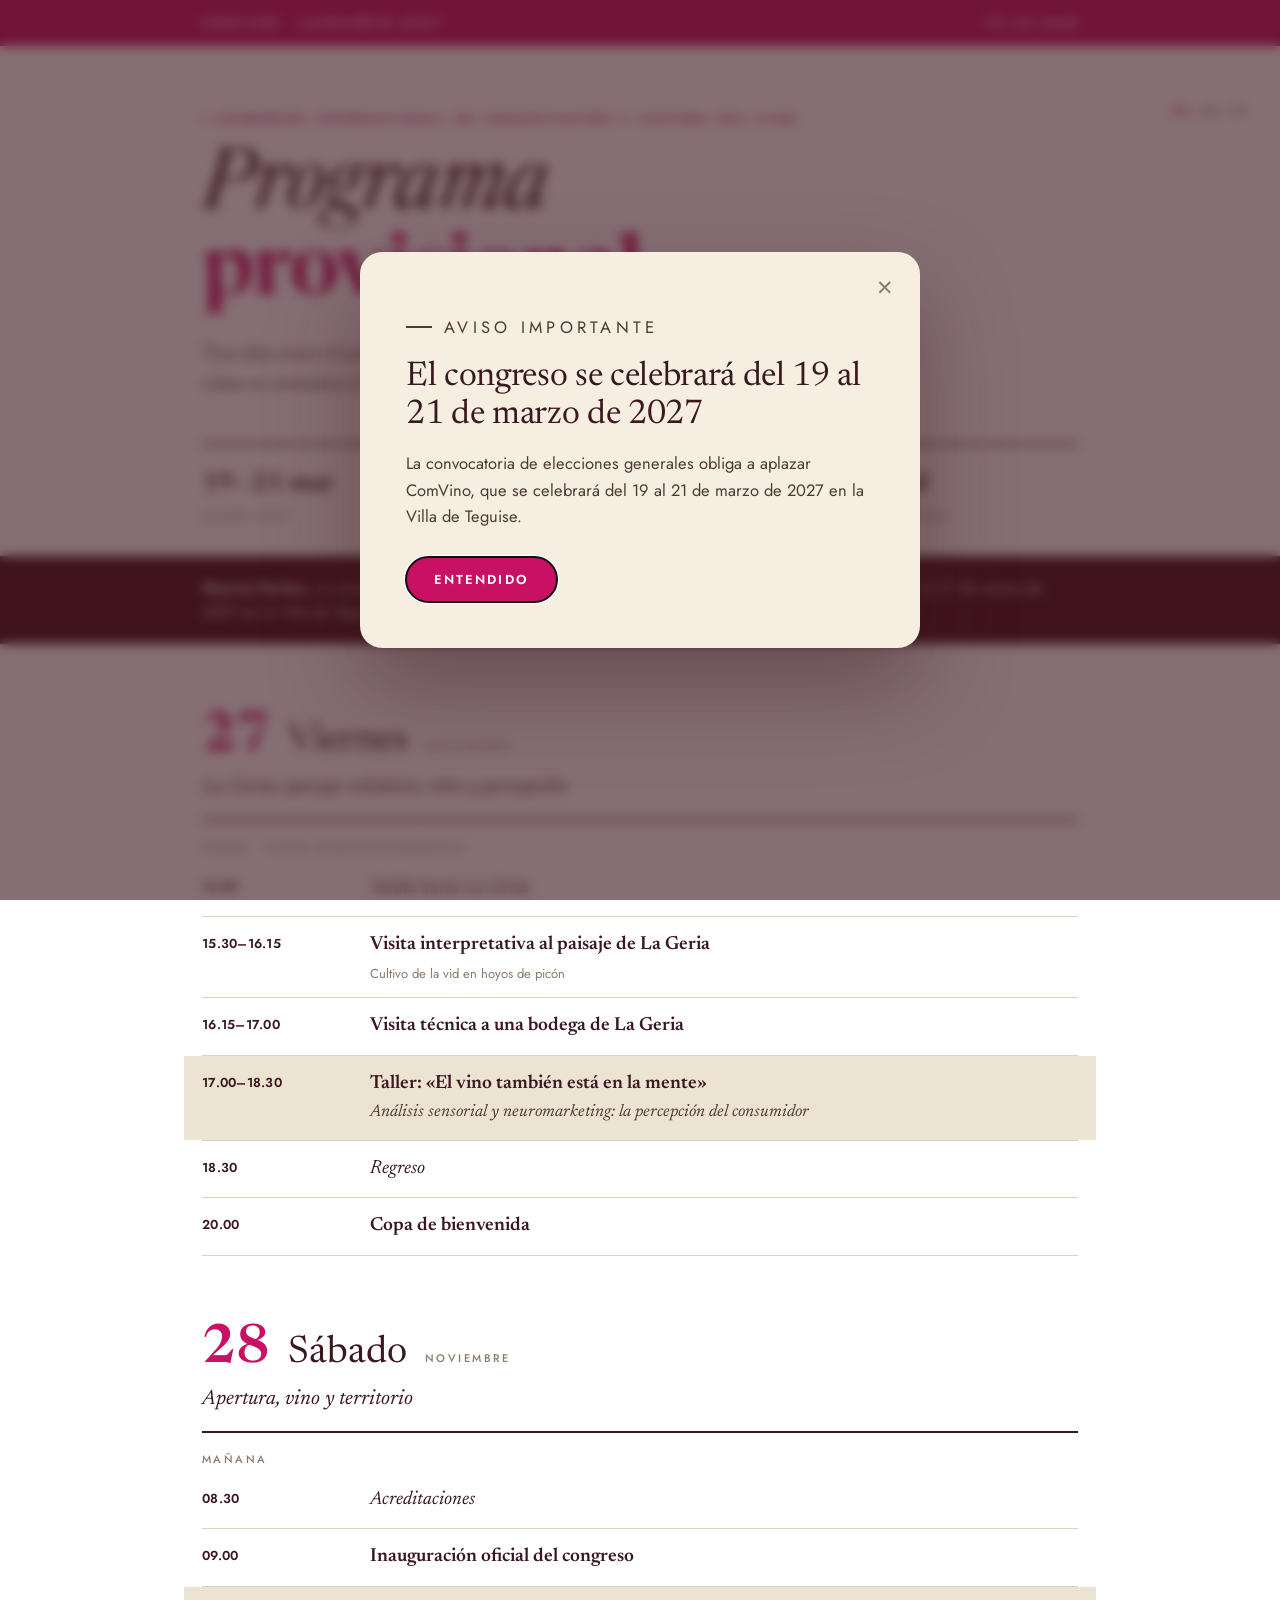
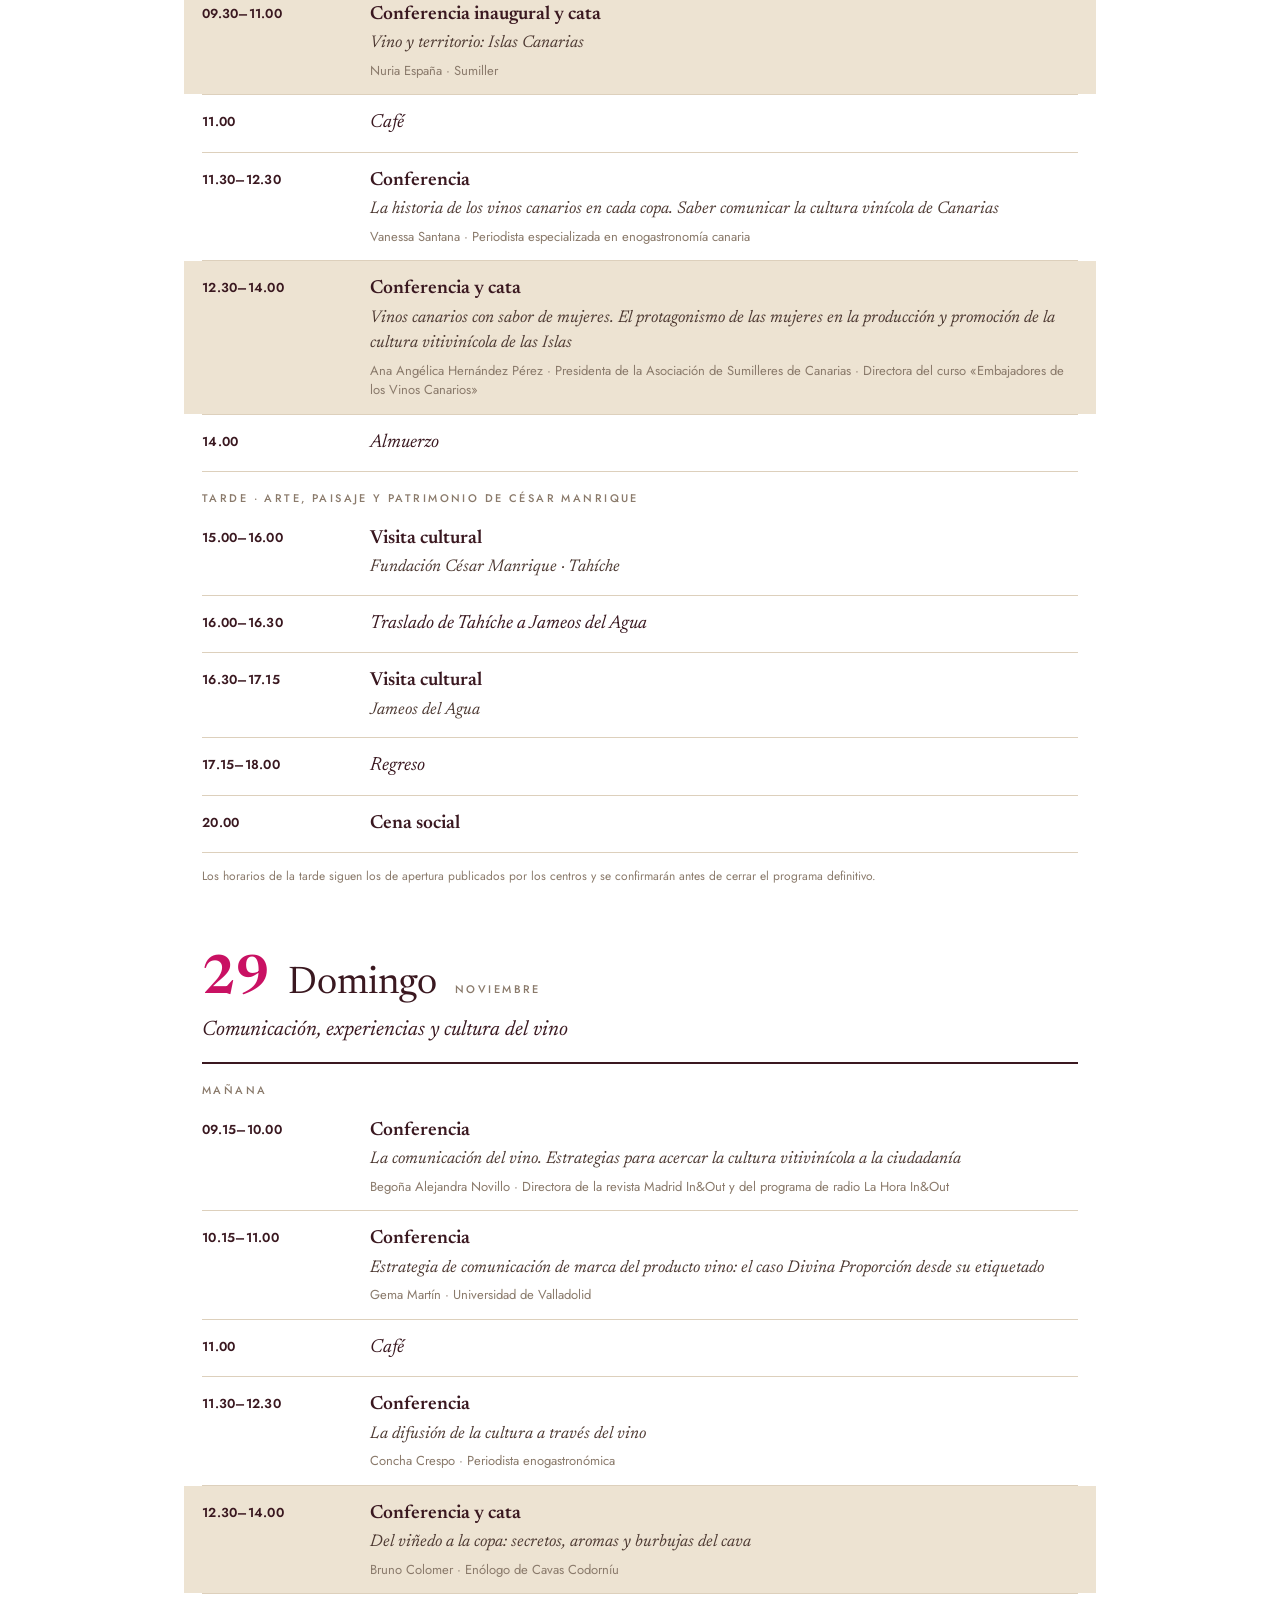
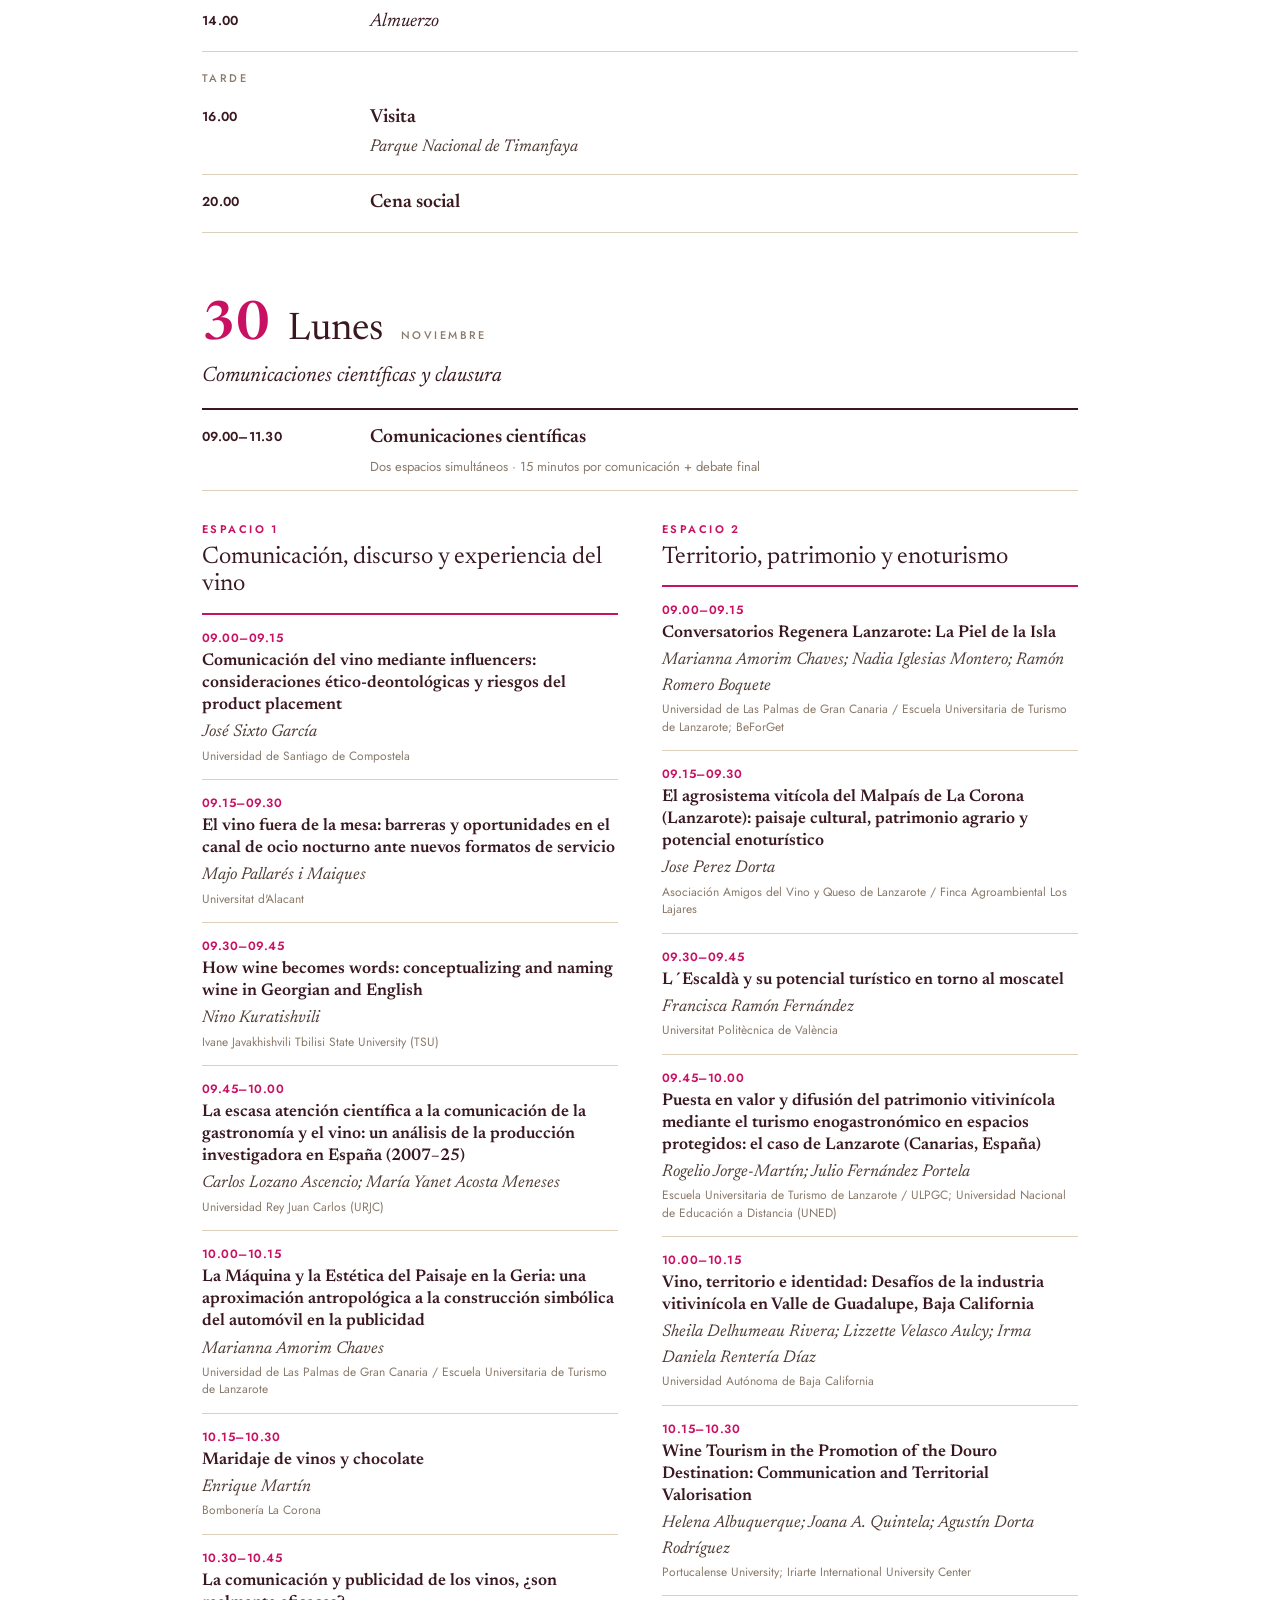
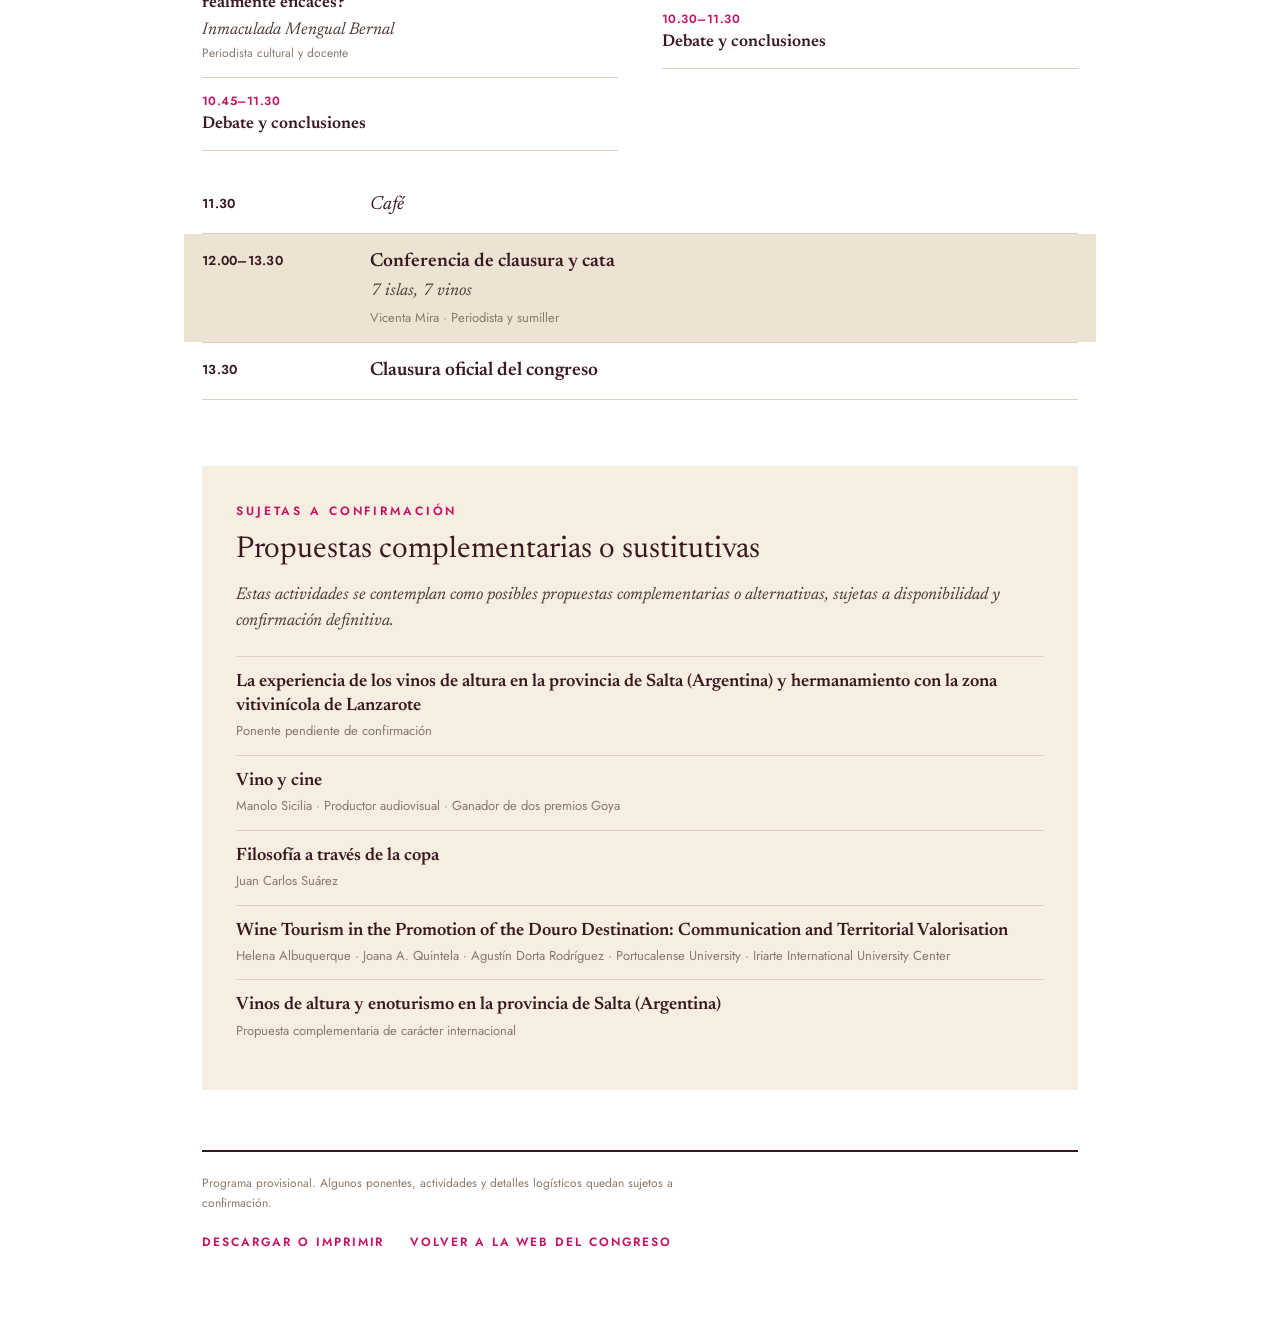
<file: programa.html>
<!DOCTYPE html>
<html lang="es">
<head>
<meta charset="utf-8">
<meta name="viewport" content="width=device-width,initial-scale=1">
<title>Programa provisional · ComVino 2026 · Lanzarote</title>
<meta name="description" content="Programa provisional del I Congreso Internacional de Comunicación y Cultura del Vino. Lanzarote, 27–30 de noviembre de 2026.">
<link rel="icon" type="image/png" sizes="32x32" href="favicon-32.png">
<link rel="icon" type="image/png" sizes="512x512" href="favicon-512.png">
<link rel="apple-touch-icon" sizes="180x180" href="favicon-180.png">
<link rel="stylesheet" href="assets/fuentes/fuentes.css">
<style>
:root{
  --mg:#c91163;--mg2:#a50d51;--wine:#4a0e18;--ink:#3a1820;--body:#4e3a33;
  --mut:#8a7a6b;--line:#ddd0bc;--cr:#f5eee1;--cr2:#ede3d2;--cr3:#e6dac6;
  --serif:'Newsreader',Georgia,serif;--sans:'Jost','Helvetica Neue',Arial,sans-serif;
}
*{margin:0;padding:0;box-sizing:border-box}
body{background:#fff;color:var(--body);font-family:var(--serif);font-size:17px;line-height:1.5;-webkit-font-smoothing:antialiased}
.wrap{max-width:940px;margin:0 auto;padding:0 32px}

/* Cabecera */
.aviso-banda{background:var(--wine);color:#e7d6c6}.aviso-banda .wrap{padding-top:20px;padding-bottom:20px}.aviso-banda p{font:400 15.5px/1.55 var(--sans);max-width:98ch}.aviso-banda b{color:#fff;font-weight:600}
.bar{background:var(--mg);color:#fff;font-family:var(--sans);font-size:12px;font-weight:600;letter-spacing:.22em;text-transform:uppercase}
.bar .wrap{display:flex;justify-content:space-between;gap:16px;padding-top:14px;padding-bottom:14px}
.langs{position:absolute;top:56px;right:32px;display:flex;gap:10px;font-family:var(--sans);font-size:12px;font-weight:600;letter-spacing:.16em}
.langs a{color:var(--mut);text-decoration:none}
.langs a.on{color:var(--mg)}
.top{position:relative;padding:64px 0 0}
.eyebrow{font-family:var(--sans);font-size:12px;font-weight:600;letter-spacing:.24em;text-transform:uppercase;color:var(--mg)}
h1{font-size:clamp(46px,8vw,84px);line-height:1.02;color:var(--ink);font-weight:500;margin-top:18px;letter-spacing:-.01em}
h1 em{display:block;font-style:italic;font-weight:400}
h1 b{display:block;color:var(--mg);font-weight:600;font-style:normal}
.lead{font-size:20px;max-width:34em;margin-top:22px;color:var(--body)}
.meta{display:grid;grid-template-columns:repeat(3,1fr);border-top:2px solid var(--ink);margin-top:44px}
.meta div{padding:20px 0 26px;border-right:1px solid var(--line)}
.meta div+div{padding-left:26px}
.meta div:last-child{border-right:0}
.meta strong{display:block;font-size:26px;color:var(--ink);font-weight:600}
.meta span{font-family:var(--sans);font-size:11px;font-weight:500;letter-spacing:.2em;text-transform:uppercase;color:var(--mut)}

/* Días */
.day{margin-top:66px;break-inside:avoid}
.day header{display:flex;align-items:baseline;gap:18px;flex-wrap:wrap}
.day .num{font-size:54px;color:var(--mg);font-weight:600;line-height:1}
.day h2{font-size:38px;color:var(--ink);font-weight:500;line-height:1}
.day .mes{font-family:var(--sans);font-size:11px;font-weight:500;letter-spacing:.22em;text-transform:uppercase;color:var(--mut)}
.day .sub{font-style:italic;font-size:21px;color:var(--ink);margin-top:8px}
.day .rule{border-top:2px solid var(--ink);margin-top:16px}
.moment{font-family:var(--sans);font-size:11px;font-weight:500;letter-spacing:.22em;text-transform:uppercase;color:var(--mut);padding:18px 0 4px}
.row{display:grid;grid-template-columns:150px 1fr;gap:18px;padding:14px 0;border-bottom:1px solid var(--line)}
.row .h{font-family:var(--sans);font-size:13px;font-weight:600;color:var(--ink);letter-spacing:.02em;padding-top:3px}
.row .t{font-size:19px;font-weight:600;color:var(--ink)}
.row .t.soft{font-weight:400;font-style:italic}
.row .d{font-style:italic;color:var(--body);margin-top:2px}
.row .q{font-family:var(--sans);font-size:13px;color:var(--mut);margin-top:4px}
.row.mark{background:var(--cr2);border-bottom:0;padding-left:18px;padding-right:18px;margin-left:-18px;margin-right:-18px}
.row.mark+.row{border-top:1px solid var(--line)}
.nota{font-family:var(--sans);font-size:12px;color:var(--mut);margin-top:14px;line-height:1.6}

/* Comunicaciones en dos espacios */
.tracks{display:grid;grid-template-columns:1fr 1fr;gap:44px;margin-top:30px}
.track h3{font-size:24px;color:var(--ink);font-weight:500;line-height:1.15;margin-top:6px}
.track .rule{border-top:2px solid var(--mg);margin-top:14px}
.track .eyebrow{font-size:11px;letter-spacing:.22em}
.paper{padding:14px 0;border-bottom:1px solid var(--line)}
.paper .h{font-family:var(--sans);font-size:12px;font-weight:600;color:var(--mg);letter-spacing:.04em}
.paper .t{font-size:17px;font-weight:600;color:var(--ink);margin-top:4px;line-height:1.3}
.paper .a{font-style:italic;margin-top:3px}
.paper .q{font-family:var(--sans);font-size:12px;color:var(--mut);margin-top:2px;line-height:1.45}

/* Propuestas complementarias */
.extra{margin-top:66px;background:var(--cr);padding:36px 34px;break-inside:avoid}
.extra h2{font-size:30px;color:var(--ink);font-weight:500;margin-top:8px}
.extra .intro{font-style:italic;margin-top:10px;max-width:46em}
.extra ul{list-style:none;margin-top:22px}
.extra li{padding:14px 0;border-top:1px solid var(--line)}
.extra li .t{font-size:18px;font-weight:600;color:var(--ink);line-height:1.3}
.extra li .q{font-family:var(--sans);font-size:13px;color:var(--mut);margin-top:3px}

/* Pie */
footer{margin:60px 0 80px;padding-top:22px;border-top:2px solid var(--ink);display:flex;justify-content:space-between;gap:20px;flex-wrap:wrap;align-items:center}
footer p{font-family:var(--sans);font-size:12px;color:var(--mut);max-width:44em;line-height:1.6}
footer .pie-enlaces{display:flex;gap:26px}
footer a{font-family:var(--sans);font-size:12px;font-weight:600;letter-spacing:.16em;text-transform:uppercase;color:var(--mg);text-decoration:none;white-space:nowrap}

@media (max-width:820px){
  .wrap{padding:0 20px}
  .langs{right:20px}
  .meta{grid-template-columns:1fr;border-top:2px solid var(--ink)}
  .meta div{border-right:0;border-bottom:1px solid var(--line);padding:14px 0}
  .meta div+div{padding-left:0}
  .row{grid-template-columns:1fr;gap:4px}
  .tracks{grid-template-columns:1fr;gap:30px}
  .day h2{font-size:30px}
  .extra{padding:26px 20px}
}
/* Al imprimir o guardar en PDF conserva la maqueta de dos columnas y cabe en pocas páginas */
@page{size:A4;margin:12mm}
@media print{
  .langs,footer .pie-enlaces{display:none}
  body{font-size:9.5pt}
  .wrap{max-width:none;padding:0}
  .bar .wrap{padding:8px 10px}
  .top{padding-top:26px}
  h1{font-size:44pt}
  .lead{font-size:12pt;margin-top:12px}
  .meta{grid-template-columns:repeat(3,1fr);margin-top:20px}
  .meta div{padding:10px 0 12px;border-right:1px solid var(--line);border-bottom:0}
  .meta div+div{padding-left:16px}
  .meta div:last-child{border-right:0}
  .meta strong{font-size:16pt}
  .day{margin-top:26px}
  .day .num{font-size:28pt}
  .day h2{font-size:20pt}
  .day .sub{font-size:12pt}
  .row{grid-template-columns:110px 1fr;gap:12px;padding:7px 0}
  .row .t{font-size:11pt}
  .moment{padding:10px 0 2px}
  .tracks{grid-template-columns:1fr 1fr;gap:24px;margin-top:18px}
  .track h3{font-size:14pt}
  .paper{padding:8px 0}
  .paper .t{font-size:10pt}
  .extra{margin-top:28px;padding:20px}
  .extra h2{font-size:17pt}
  footer{margin:24px 0 0}
  .day,.tracks,.track{break-inside:auto}
  .extra,.row,.paper{break-inside:avoid}
  .day header,.day .sub,.day .rule{break-after:avoid}
  .bar,.row.mark,.extra{-webkit-print-color-adjust:exact;print-color-adjust:exact}
}
</style>
</head>
<body data-pagina="programa">

<div class="bar"><div class="wrap"><span>ComVino · Lanzarote 2027</span><span>19—21 mar</span></div></div>

<div class="top"><div class="wrap">
  <div class="langs"><a class="on" href="#">ES</a><a href="#">EN</a><a href="#">PT</a></div>
  <p class="eyebrow">I Congreso Internacional de Comunicación y Cultura del Vino</p>
  <h1><em>Programa</em><b>provisional</b></h1>
  <p class="lead">Tres días entre el paisaje volcánico de Lanzarote, la cata y la investigación sobre cómo se comunica el vino.</p>
  <div class="meta">
    <div><strong>19—21 mar</strong><span>Marzo 2027</span></div>
    <div><strong>Lanzarote</strong><span>Islas Canarias</span></div>
    <div><strong>Presencial</strong><span>Sujeto a cambios</span></div>
  </div>
</div></div>

<div class="aviso-banda"><div class="wrap">
<p><b>Nuevas fechas.</b> <span>La convocatoria de elecciones generales obliga a aplazar ComVino, que se celebrará del 19 al 21 de marzo de 2027 en la Villa de Teguise.</span> <span>Este programa es provisional y se ajustará a las nuevas fechas.</span></p>
</div></div>

<div class="wrap">

  <section class="day">
    <header><span class="num">27</span><h2>Viernes</h2><span class="mes">Noviembre</span></header>
    <p class="sub">La Geria: paisaje volcánico, vino y percepción</p>
    <div class="rule"></div>
    <p class="moment">Tarde · Visita enogastronómica</p>
    <div class="row"><div class="h">15.00</div><div><div class="t soft">Salida hacia La Geria</div></div></div>
    <div class="row"><div class="h">15.30–16.15</div><div><div class="t">Visita interpretativa al paisaje de La Geria</div><div class="q">Cultivo de la vid en hoyos de picón</div></div></div>
    <div class="row"><div class="h">16.15–17.00</div><div><div class="t">Visita técnica a una bodega de La Geria</div></div></div>
    <div class="row mark"><div class="h">17.00–18.30</div><div><div class="t">Taller: «El vino también está en la mente»</div><div class="d">Análisis sensorial y neuromarketing: la percepción del consumidor</div></div></div>
    <div class="row"><div class="h">18.30</div><div><div class="t soft">Regreso</div></div></div>
    <div class="row"><div class="h">20.00</div><div><div class="t">Copa de bienvenida</div></div></div>
  </section>

  <section class="day">
    <header><span class="num">28</span><h2>Sábado</h2><span class="mes">Noviembre</span></header>
    <p class="sub">Apertura, vino y territorio</p>
    <div class="rule"></div>
    <p class="moment">Mañana</p>
    <div class="row"><div class="h">08.30</div><div><div class="t soft">Acreditaciones</div></div></div>
    <div class="row"><div class="h">09.00</div><div><div class="t">Inauguración oficial del congreso</div></div></div>
    <div class="row mark"><div class="h">09.30–11.00</div><div><div class="t">Conferencia inaugural y cata</div><div class="d">Vino y territorio: Islas Canarias</div><div class="q">Nuria España · Sumiller</div></div></div>
    <div class="row"><div class="h">11.00</div><div><div class="t soft">Café</div></div></div>
    <div class="row"><div class="h">11.30–12.30</div><div><div class="t">Conferencia</div><div class="d">La historia de los vinos canarios en cada copa. Saber comunicar la cultura vinícola de Canarias</div><div class="q">Vanessa Santana · Periodista especializada en enogastronomía canaria</div></div></div>
    <div class="row mark"><div class="h">12.30–14.00</div><div><div class="t">Conferencia y cata</div><div class="d">Vinos canarios con sabor de mujeres. El protagonismo de las mujeres en la producción y promoción de la cultura vitivinícola de las Islas</div><div class="q">Ana Angélica Hernández Pérez · Presidenta de la Asociación de Sumilleres de Canarias · Directora del curso «Embajadores de los Vinos Canarios»</div></div></div>
    <div class="row"><div class="h">14.00</div><div><div class="t soft">Almuerzo</div></div></div>
    <p class="moment">Tarde · Arte, paisaje y patrimonio de César Manrique</p>
    <div class="row"><div class="h">15.00–16.00</div><div><div class="t">Visita cultural</div><div class="d">Fundación César Manrique · Tahíche</div></div></div>
    <div class="row"><div class="h">16.00–16.30</div><div><div class="t soft">Traslado de Tahíche a Jameos del Agua</div></div></div>
    <div class="row"><div class="h">16.30–17.15</div><div><div class="t">Visita cultural</div><div class="d">Jameos del Agua</div></div></div>
    <div class="row"><div class="h">17.15–18.00</div><div><div class="t soft">Regreso</div></div></div>
    <div class="row"><div class="h">20.00</div><div><div class="t">Cena social</div></div></div>
    <p class="nota">Los horarios de la tarde siguen los de apertura publicados por los centros y se confirmarán antes de cerrar el programa definitivo.</p>
  </section>

  <section class="day">
    <header><span class="num">29</span><h2>Domingo</h2><span class="mes">Noviembre</span></header>
    <p class="sub">Comunicación, experiencias y cultura del vino</p>
    <div class="rule"></div>
    <p class="moment">Mañana</p>
    <div class="row"><div class="h">09.15–10.00</div><div><div class="t">Conferencia</div><div class="d">La comunicación del vino. Estrategias para acercar la cultura vitivinícola a la ciudadanía</div><div class="q">Begoña Alejandra Novillo · Directora de la revista Madrid In&amp;Out y del programa de radio La Hora In&amp;Out</div></div></div>
    <div class="row"><div class="h">10.15–11.00</div><div><div class="t">Conferencia</div><div class="d">Estrategia de comunicación de marca del producto vino: el caso Divina Proporción desde su etiquetado</div><div class="q">Gema Martín · Universidad de Valladolid</div></div></div>
    <div class="row"><div class="h">11.00</div><div><div class="t soft">Café</div></div></div>
    <div class="row"><div class="h">11.30–12.30</div><div><div class="t">Conferencia</div><div class="d">La difusión de la cultura a través del vino</div><div class="q">Concha Crespo · Periodista enogastronómica</div></div></div>
    <div class="row mark"><div class="h">12.30–14.00</div><div><div class="t">Conferencia y cata</div><div class="d">Del viñedo a la copa: secretos, aromas y burbujas del cava</div><div class="q">Bruno Colomer · Enólogo de Cavas Codorníu</div></div></div>
    <div class="row"><div class="h">14.00</div><div><div class="t soft">Almuerzo</div></div></div>
    <p class="moment">Tarde</p>
    <div class="row"><div class="h">16.00</div><div><div class="t">Visita</div><div class="d">Parque Nacional de Timanfaya</div></div></div>
    <div class="row"><div class="h">20.00</div><div><div class="t">Cena social</div></div></div>
  </section>

  <section class="day">
    <header><span class="num">30</span><h2>Lunes</h2><span class="mes">Noviembre</span></header>
    <p class="sub">Comunicaciones científicas y clausura</p>
    <div class="rule"></div>
    <div class="row"><div class="h">09.00–11.30</div><div><div class="t">Comunicaciones científicas</div><div class="q">Dos espacios simultáneos · 15 minutos por comunicación + debate final</div></div></div>

    <div class="tracks">
      <div class="track">
        <p class="eyebrow">Espacio 1</p>
        <h3>Comunicación, discurso y experiencia del vino</h3>
        <div class="rule"></div>
        <div class="paper"><div class="h">09.00–09.15</div><div class="t">Comunicación del vino mediante influencers: consideraciones ético-deontológicas y riesgos del product placement</div><div class="a">José Sixto García</div><div class="q">Universidad de Santiago de Compostela</div></div>
        <div class="paper"><div class="h">09.15–09.30</div><div class="t">El vino fuera de la mesa: barreras y oportunidades en el canal de ocio nocturno ante nuevos formatos de servicio</div><div class="a">Majo Pallarés i Maiques</div><div class="q">Universitat d'Alacant</div></div>
        <div class="paper"><div class="h">09.30–09.45</div><div class="t">How wine becomes words: conceptualizing and naming wine in Georgian and English</div><div class="a">Nino Kuratishvili</div><div class="q">Ivane Javakhishvili Tbilisi State University (TSU)</div></div>
        <div class="paper"><div class="h">09.45–10.00</div><div class="t">La escasa atención científica a la comunicación de la gastronomía y el vino: un análisis de la producción investigadora en España (2007–25)</div><div class="a">Carlos Lozano Ascencio; María Yanet Acosta Meneses</div><div class="q">Universidad Rey Juan Carlos (URJC)</div></div>
        <div class="paper"><div class="h">10.00–10.15</div><div class="t">La Máquina y la Estética del Paisaje en la Geria: una aproximación antropológica a la construcción simbólica del automóvil en la publicidad</div><div class="a">Marianna Amorim Chaves</div><div class="q">Universidad de Las Palmas de Gran Canaria / Escuela Universitaria de Turismo de Lanzarote</div></div>
        <div class="paper"><div class="h">10.15–10.30</div><div class="t">Maridaje de vinos y chocolate</div><div class="a">Enrique Martín</div><div class="q">Bombonería La Corona</div></div>
        <div class="paper"><div class="h">10.30–10.45</div><div class="t">La comunicación y publicidad de los vinos, ¿son realmente eficaces?</div><div class="a">Inmaculada Mengual Bernal</div><div class="q">Periodista cultural y docente</div></div>
        <div class="paper"><div class="h">10.45–11.30</div><div class="t">Debate y conclusiones</div></div>
      </div>

      <div class="track">
        <p class="eyebrow">Espacio 2</p>
        <h3>Territorio, patrimonio y enoturismo</h3>
        <div class="rule"></div>
        <div class="paper"><div class="h">09.00–09.15</div><div class="t">Conversatorios Regenera Lanzarote: La Piel de la Isla</div><div class="a">Marianna Amorim Chaves; Nadia Iglesias Montero; Ramón Romero Boquete</div><div class="q">Universidad de Las Palmas de Gran Canaria / Escuela Universitaria de Turismo de Lanzarote; BeForGet</div></div>
        <div class="paper"><div class="h">09.15–09.30</div><div class="t">El agrosistema vitícola del Malpaís de La Corona (Lanzarote): paisaje cultural, patrimonio agrario y potencial enoturístico</div><div class="a">Jose Perez Dorta</div><div class="q">Asociación Amigos del Vino y Queso de Lanzarote / Finca Agroambiental Los Lajares</div></div>
        <div class="paper"><div class="h">09.30–09.45</div><div class="t">L´Escaldà y su potencial turístico en torno al moscatel</div><div class="a">Francisca Ramón Fernández</div><div class="q">Universitat Politècnica de València</div></div>
        <div class="paper"><div class="h">09.45–10.00</div><div class="t">Puesta en valor y difusión del patrimonio vitivinícola mediante el turismo enogastronómico en espacios protegidos: el caso de Lanzarote (Canarias, España)</div><div class="a">Rogelio Jorge-Martín; Julio Fernández Portela</div><div class="q">Escuela Universitaria de Turismo de Lanzarote / ULPGC; Universidad Nacional de Educación a Distancia (UNED)</div></div>
        <div class="paper"><div class="h">10.00–10.15</div><div class="t">Vino, territorio e identidad: Desafíos de la industria vitivinícola en Valle de Guadalupe, Baja California</div><div class="a">Sheila Delhumeau Rivera; Lizzette Velasco Aulcy; Irma Daniela Rentería Díaz</div><div class="q">Universidad Autónoma de Baja California</div></div>
        <div class="paper"><div class="h">10.15–10.30</div><div class="t">Wine Tourism in the Promotion of the Douro Destination: Communication and Territorial Valorisation</div><div class="a">Helena Albuquerque; Joana A. Quintela; Agustín Dorta Rodríguez</div><div class="q">Portucalense University; Iriarte International University Center</div></div>
        <div class="paper"><div class="h">10.30–11.30</div><div class="t">Debate y conclusiones</div></div>
      </div>
    </div>

    <div class="row" style="margin-top:26px"><div class="h">11.30</div><div><div class="t soft">Café</div></div></div>
    <div class="row mark"><div class="h">12.00–13.30</div><div><div class="t">Conferencia de clausura y cata</div><div class="d">7 islas, 7 vinos</div><div class="q">Vicenta Mira · Periodista y sumiller</div></div></div>
    <div class="row"><div class="h">13.30</div><div><div class="t">Clausura oficial del congreso</div></div></div>
  </section>

  <section class="extra">
    <p class="eyebrow">Sujetas a confirmación</p>
    <h2>Propuestas complementarias o sustitutivas</h2>
    <p class="intro">Estas actividades se contemplan como posibles propuestas complementarias o alternativas, sujetas a disponibilidad y confirmación definitiva.</p>
    <ul>
      <li><div class="t">La experiencia de los vinos de altura en la provincia de Salta (Argentina) y hermanamiento con la zona vitivinícola de Lanzarote</div><div class="q">Ponente pendiente de confirmación</div></li>
      <li><div class="t">Vino y cine</div><div class="q">Manolo Sicilia · Productor audiovisual · Ganador de dos premios Goya</div></li>
      <li><div class="t">Filosofía a través de la copa</div><div class="q">Juan Carlos Suárez</div></li>
      <li><div class="t">Wine Tourism in the Promotion of the Douro Destination: Communication and Territorial Valorisation</div><div class="q">Helena Albuquerque · Joana A. Quintela · Agustín Dorta Rodríguez · Portucalense University · Iriarte International University Center</div></li>
      <li><div class="t">Vinos de altura y enoturismo en la provincia de Salta (Argentina)</div><div class="q">Propuesta complementaria de carácter internacional</div></li>
    </ul>
  </section>

  <footer>
    <p>Programa provisional. Algunos ponentes, actividades y detalles logísticos quedan sujetos a confirmación.</p>
    <span class="pie-enlaces"><a href="#" onclick="window.print();return false">Descargar o imprimir</a> <a href="index.html">Volver a la web del congreso</a></span>
  </footer>

</div>

<script src="i18n.js"></script>
<script src="aviso.js"></script>
</body>
</html>
</file>
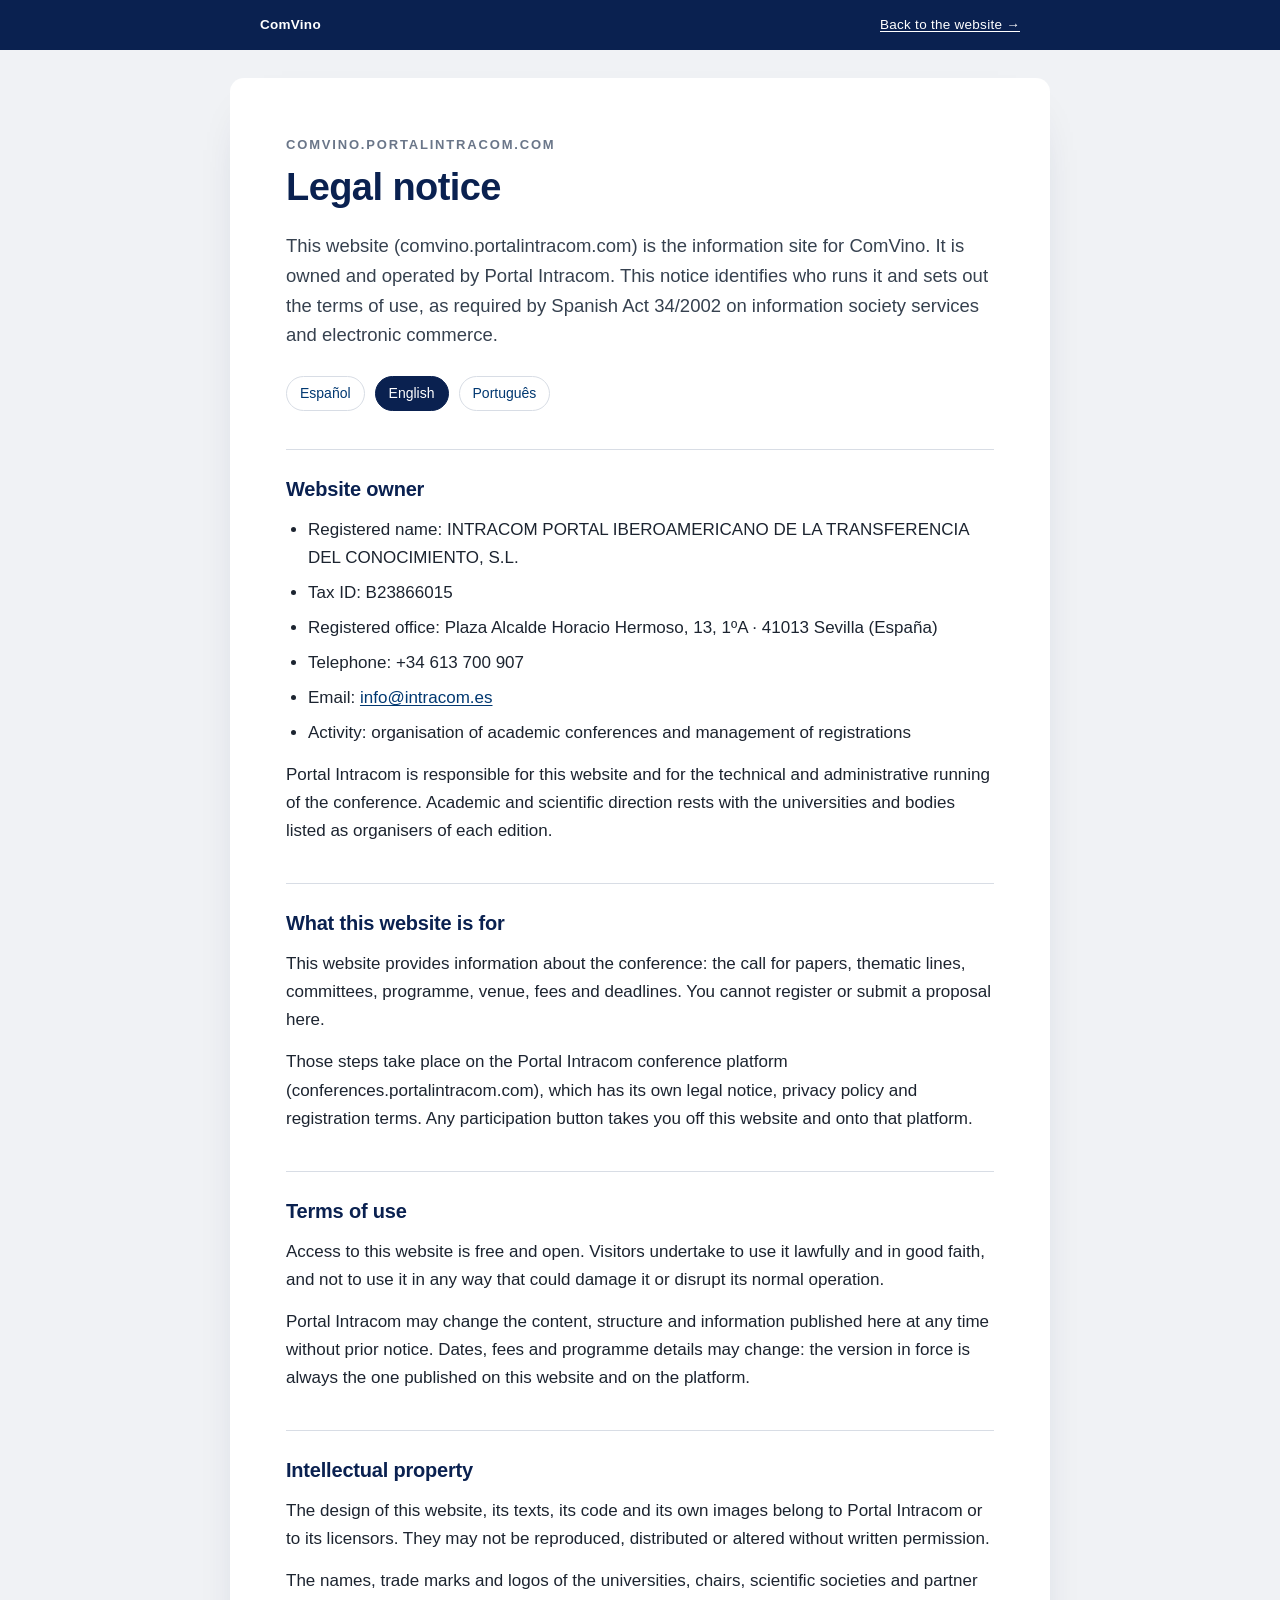
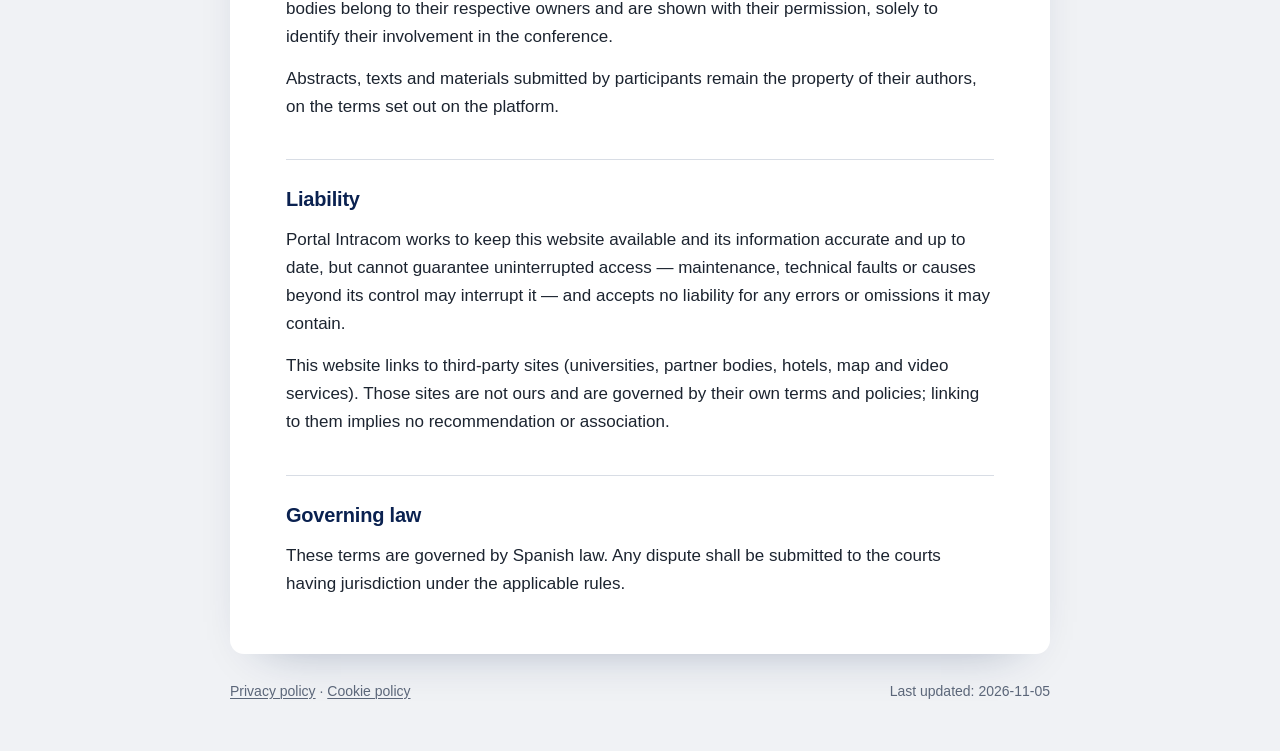
<file: legal/aviso-legal.en.html>
<!doctype html>
<html lang="en">
<head>
<meta charset="utf-8" />
<meta name="viewport" content="width=device-width, initial-scale=1" />
<title>Legal notice · ComVino</title>
<meta name="description" content="This website (comvino.portalintracom.com) is the information site for ComVino. It is owned and operated by Portal Intracom. This notice identifies who runs it and sets out the term" />
<meta name="robots" content="index, follow" />
<link rel="canonical" href="https://comvino.portalintracom.com/legal/aviso-legal.en.html" />
<link rel="icon" href="/favicon-32.png" sizes="32x32" />
<style>
:root{--tinta:#0A2150;--azul:#003871;--rojo:#CC0000;--fondo:#F0F2F5;--linea:#D8DDE5}
*{box-sizing:border-box}
html{-webkit-text-size-adjust:100%}
body{margin:0;background:var(--fondo);color:#1C2430;
 font:400 17px/1.65 -apple-system,BlinkMacSystemFont,"Segoe UI",Roboto,"Helvetica Neue",Arial,sans-serif}
a{color:var(--azul);text-decoration-thickness:1px;text-underline-offset:2px;word-break:break-word}
a:hover{color:var(--rojo)}
.barra{background:var(--tinta);color:#fff;padding:14px 0}
.barra a{color:#fff}
.caja{width:min(760px,100% - 40px);margin-inline:auto}
.barra .caja{display:flex;flex-wrap:wrap;gap:8px 18px;align-items:baseline;justify-content:space-between;
 font-size:13.5px;letter-spacing:.02em}
.barra strong{font-weight:600}
main{background:#fff;margin:28px auto 0;width:min(820px,100% - 32px);border-radius:14px;
 padding:clamp(26px,5vw,56px);box-shadow:0 20px 50px -34px rgba(10,33,80,.45)}
h1{margin:0;font-size:clamp(28px,4.6vw,38px);line-height:1.15;letter-spacing:-.015em;color:var(--tinta)}
.sitio{margin:0 0 10px;font-size:13px;letter-spacing:.14em;text-transform:uppercase;color:#6A7689;font-weight:600}
.intro{margin:22px 0 0;font-size:18.5px;line-height:1.6;color:#36414F}
.langs{margin:26px 0 0;display:flex;flex-wrap:wrap;gap:10px;font-size:14px}
.langs a,.langs span{padding:5px 13px;border:1px solid var(--linea);border-radius:999px;text-decoration:none}
.langs span[aria-current]{background:var(--tinta);color:#fff;border-color:var(--tinta)}
section{margin-top:38px;padding-top:4px;border-top:1px solid var(--linea)}
h2{margin:22px 0 0;font-size:20px;line-height:1.3;color:var(--tinta);letter-spacing:-.01em}
p{margin:14px 0 0}
ul{margin:14px 0 0;padding-left:22px}
li{margin-top:7px}
footer{width:min(820px,100% - 32px);margin:26px auto 48px;font-size:14px;color:#5B6679;
 display:flex;flex-wrap:wrap;gap:8px 20px;justify-content:space-between}
footer a{color:#5B6679}
@media (prefers-color-scheme:dark){
 body{background:#0D1319;color:#DDE3EC}
 main{background:#141C25;box-shadow:none}
 h1,h2{color:#9FC0F0}
 .intro{color:#C2CBD8}
 a{color:#8FB7F2}a:hover{color:#FF9A9A}
 .barra{background:#060A0F}
 .langs a,.langs span{border-color:#2A3542}
 .langs span[aria-current]{background:#9FC0F0;color:#0D1319;border-color:#9FC0F0}
 section{border-top-color:#2A3542}
 footer,footer a{color:#95A1B3}
}
</style>
</head>
<body>
<div class="barra"><div class="caja">
  <span><strong>ComVino</strong></span>
  <a href="/">Back to the website →</a>
</div></div>
<main>
  <p class="sitio">comvino.portalintracom.com</p>
  <h1>Legal notice</h1>
  <p class="intro">This website (comvino.portalintracom.com) is the information site for ComVino. It is owned and operated by Portal Intracom. This notice identifies who runs it and sets out the terms of use, as required by Spanish Act 34/2002 on information society services and electronic commerce.</p>
  <nav class="langs" aria-label="Language"><a href="aviso-legal.html">Español</a><span aria-current="true">English</span><a href="aviso-legal.pt.html">Português</a></nav>
  <section><h2>Website owner</h2><ul><li>Registered name: INTRACOM PORTAL IBEROAMERICANO DE LA TRANSFERENCIA DEL CONOCIMIENTO, S.L.</li><li>Tax ID: B23866015</li><li>Registered office: Plaza Alcalde Horacio Hermoso, 13, 1ºA · 41013 Sevilla (España)</li><li>Telephone: +34 613 700 907</li><li>Email: <a href="mailto:info@intracom.es">info@intracom.es</a></li><li>Activity: organisation of academic conferences and management of registrations</li></ul><p>Portal Intracom is responsible for this website and for the technical and administrative running of the conference. Academic and scientific direction rests with the universities and bodies listed as organisers of each edition.</p></section><section><h2>What this website is for</h2><p>This website provides information about the conference: the call for papers, thematic lines, committees, programme, venue, fees and deadlines. You cannot register or submit a proposal here.</p><p>Those steps take place on the Portal Intracom conference platform (conferences.portalintracom.com), which has its own legal notice, privacy policy and registration terms. Any participation button takes you off this website and onto that platform.</p></section><section><h2>Terms of use</h2><p>Access to this website is free and open. Visitors undertake to use it lawfully and in good faith, and not to use it in any way that could damage it or disrupt its normal operation.</p><p>Portal Intracom may change the content, structure and information published here at any time without prior notice. Dates, fees and programme details may change: the version in force is always the one published on this website and on the platform.</p></section><section><h2>Intellectual property</h2><p>The design of this website, its texts, its code and its own images belong to Portal Intracom or to its licensors. They may not be reproduced, distributed or altered without written permission.</p><p>The names, trade marks and logos of the universities, chairs, scientific societies and partner bodies belong to their respective owners and are shown with their permission, solely to identify their involvement in the conference.</p><p>Abstracts, texts and materials submitted by participants remain the property of their authors, on the terms set out on the platform.</p></section><section><h2>Liability</h2><p>Portal Intracom works to keep this website available and its information accurate and up to date, but cannot guarantee uninterrupted access — maintenance, technical faults or causes beyond its control may interrupt it — and accepts no liability for any errors or omissions it may contain.</p><p>This website links to third-party sites (universities, partner bodies, hotels, map and video services). Those sites are not ours and are governed by their own terms and policies; linking to them implies no recommendation or association.</p></section><section><h2>Governing law</h2><p>These terms are governed by Spanish law. Any dispute shall be submitted to the courts having jurisdiction under the applicable rules.</p></section>
</main>
<footer>
  <span><a href="privacidad.en.html">Privacy policy</a> · <a href="cookies.en.html">Cookie policy</a></span>
  <span>Last updated: 2026-11-05</span>
</footer>
</body>
</html>
</file>
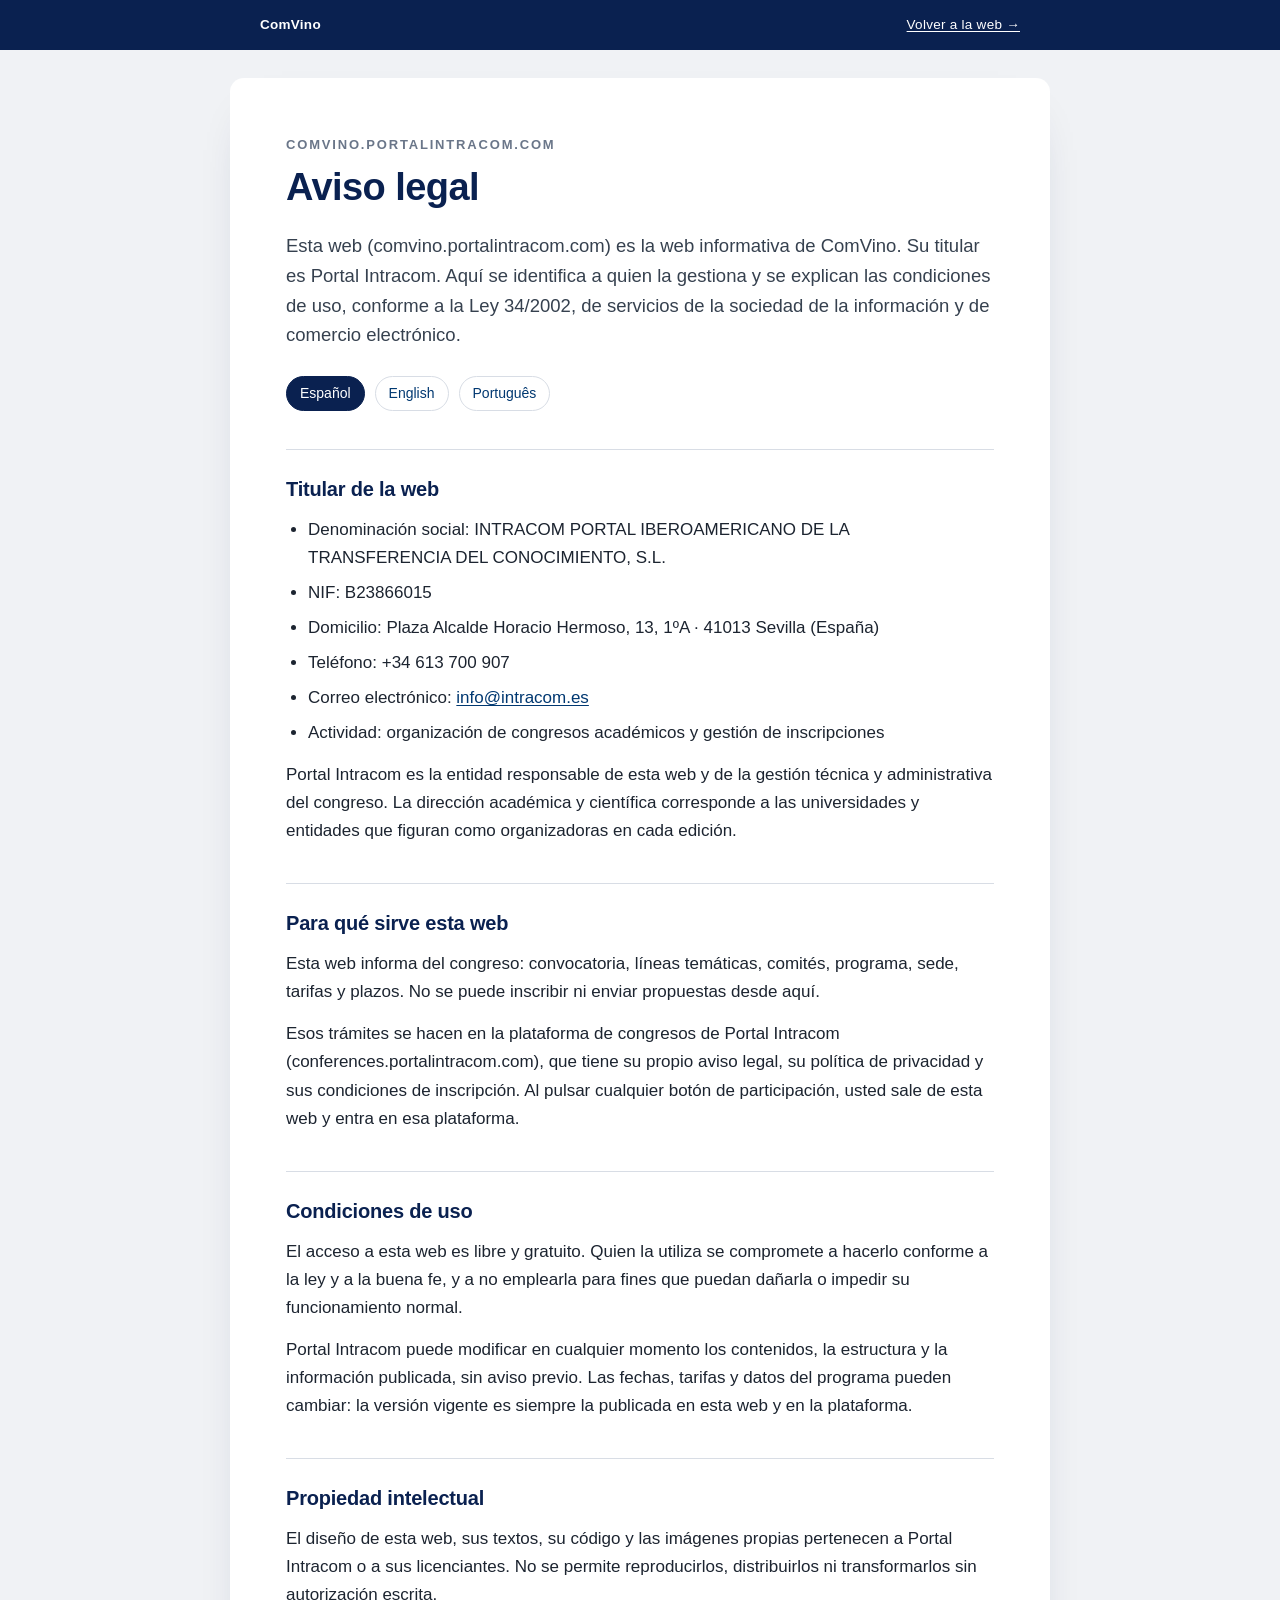
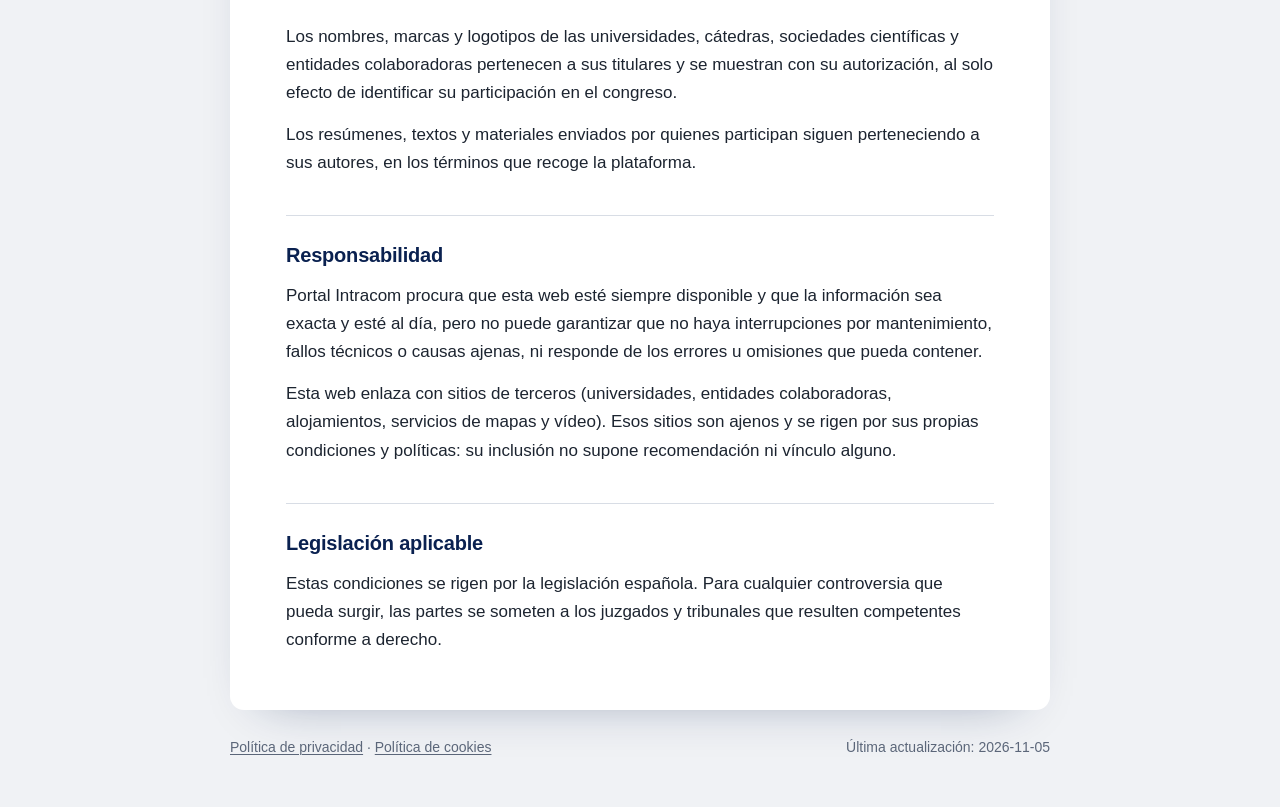
<file: legal/aviso-legal.html>
<!doctype html>
<html lang="es">
<head>
<meta charset="utf-8" />
<meta name="viewport" content="width=device-width, initial-scale=1" />
<title>Aviso legal · ComVino</title>
<meta name="description" content="Esta web (comvino.portalintracom.com) es la web informativa de ComVino. Su titular es Portal Intracom. Aquí se identifica a quien la gestiona y se explican las condiciones de uso, " />
<meta name="robots" content="index, follow" />
<link rel="canonical" href="https://comvino.portalintracom.com/legal/aviso-legal.html" />
<link rel="icon" href="/favicon-32.png" sizes="32x32" />
<style>
:root{--tinta:#0A2150;--azul:#003871;--rojo:#CC0000;--fondo:#F0F2F5;--linea:#D8DDE5}
*{box-sizing:border-box}
html{-webkit-text-size-adjust:100%}
body{margin:0;background:var(--fondo);color:#1C2430;
 font:400 17px/1.65 -apple-system,BlinkMacSystemFont,"Segoe UI",Roboto,"Helvetica Neue",Arial,sans-serif}
a{color:var(--azul);text-decoration-thickness:1px;text-underline-offset:2px;word-break:break-word}
a:hover{color:var(--rojo)}
.barra{background:var(--tinta);color:#fff;padding:14px 0}
.barra a{color:#fff}
.caja{width:min(760px,100% - 40px);margin-inline:auto}
.barra .caja{display:flex;flex-wrap:wrap;gap:8px 18px;align-items:baseline;justify-content:space-between;
 font-size:13.5px;letter-spacing:.02em}
.barra strong{font-weight:600}
main{background:#fff;margin:28px auto 0;width:min(820px,100% - 32px);border-radius:14px;
 padding:clamp(26px,5vw,56px);box-shadow:0 20px 50px -34px rgba(10,33,80,.45)}
h1{margin:0;font-size:clamp(28px,4.6vw,38px);line-height:1.15;letter-spacing:-.015em;color:var(--tinta)}
.sitio{margin:0 0 10px;font-size:13px;letter-spacing:.14em;text-transform:uppercase;color:#6A7689;font-weight:600}
.intro{margin:22px 0 0;font-size:18.5px;line-height:1.6;color:#36414F}
.langs{margin:26px 0 0;display:flex;flex-wrap:wrap;gap:10px;font-size:14px}
.langs a,.langs span{padding:5px 13px;border:1px solid var(--linea);border-radius:999px;text-decoration:none}
.langs span[aria-current]{background:var(--tinta);color:#fff;border-color:var(--tinta)}
section{margin-top:38px;padding-top:4px;border-top:1px solid var(--linea)}
h2{margin:22px 0 0;font-size:20px;line-height:1.3;color:var(--tinta);letter-spacing:-.01em}
p{margin:14px 0 0}
ul{margin:14px 0 0;padding-left:22px}
li{margin-top:7px}
footer{width:min(820px,100% - 32px);margin:26px auto 48px;font-size:14px;color:#5B6679;
 display:flex;flex-wrap:wrap;gap:8px 20px;justify-content:space-between}
footer a{color:#5B6679}
@media (prefers-color-scheme:dark){
 body{background:#0D1319;color:#DDE3EC}
 main{background:#141C25;box-shadow:none}
 h1,h2{color:#9FC0F0}
 .intro{color:#C2CBD8}
 a{color:#8FB7F2}a:hover{color:#FF9A9A}
 .barra{background:#060A0F}
 .langs a,.langs span{border-color:#2A3542}
 .langs span[aria-current]{background:#9FC0F0;color:#0D1319;border-color:#9FC0F0}
 section{border-top-color:#2A3542}
 footer,footer a{color:#95A1B3}
}
</style>
</head>
<body>
<div class="barra"><div class="caja">
  <span><strong>ComVino</strong></span>
  <a href="/">Volver a la web →</a>
</div></div>
<main>
  <p class="sitio">comvino.portalintracom.com</p>
  <h1>Aviso legal</h1>
  <p class="intro">Esta web (comvino.portalintracom.com) es la web informativa de ComVino. Su titular es Portal Intracom. Aquí se identifica a quien la gestiona y se explican las condiciones de uso, conforme a la Ley 34/2002, de servicios de la sociedad de la información y de comercio electrónico.</p>
  <nav class="langs" aria-label="Idioma"><span aria-current="true">Español</span><a href="aviso-legal.en.html">English</a><a href="aviso-legal.pt.html">Português</a></nav>
  <section><h2>Titular de la web</h2><ul><li>Denominación social: INTRACOM PORTAL IBEROAMERICANO DE LA TRANSFERENCIA DEL CONOCIMIENTO, S.L.</li><li>NIF: B23866015</li><li>Domicilio: Plaza Alcalde Horacio Hermoso, 13, 1ºA · 41013 Sevilla (España)</li><li>Teléfono: +34 613 700 907</li><li>Correo electrónico: <a href="mailto:info@intracom.es">info@intracom.es</a></li><li>Actividad: organización de congresos académicos y gestión de inscripciones</li></ul><p>Portal Intracom es la entidad responsable de esta web y de la gestión técnica y administrativa del congreso. La dirección académica y científica corresponde a las universidades y entidades que figuran como organizadoras en cada edición.</p></section><section><h2>Para qué sirve esta web</h2><p>Esta web informa del congreso: convocatoria, líneas temáticas, comités, programa, sede, tarifas y plazos. No se puede inscribir ni enviar propuestas desde aquí.</p><p>Esos trámites se hacen en la plataforma de congresos de Portal Intracom (conferences.portalintracom.com), que tiene su propio aviso legal, su política de privacidad y sus condiciones de inscripción. Al pulsar cualquier botón de participación, usted sale de esta web y entra en esa plataforma.</p></section><section><h2>Condiciones de uso</h2><p>El acceso a esta web es libre y gratuito. Quien la utiliza se compromete a hacerlo conforme a la ley y a la buena fe, y a no emplearla para fines que puedan dañarla o impedir su funcionamiento normal.</p><p>Portal Intracom puede modificar en cualquier momento los contenidos, la estructura y la información publicada, sin aviso previo. Las fechas, tarifas y datos del programa pueden cambiar: la versión vigente es siempre la publicada en esta web y en la plataforma.</p></section><section><h2>Propiedad intelectual</h2><p>El diseño de esta web, sus textos, su código y las imágenes propias pertenecen a Portal Intracom o a sus licenciantes. No se permite reproducirlos, distribuirlos ni transformarlos sin autorización escrita.</p><p>Los nombres, marcas y logotipos de las universidades, cátedras, sociedades científicas y entidades colaboradoras pertenecen a sus titulares y se muestran con su autorización, al solo efecto de identificar su participación en el congreso.</p><p>Los resúmenes, textos y materiales enviados por quienes participan siguen perteneciendo a sus autores, en los términos que recoge la plataforma.</p></section><section><h2>Responsabilidad</h2><p>Portal Intracom procura que esta web esté siempre disponible y que la información sea exacta y esté al día, pero no puede garantizar que no haya interrupciones por mantenimiento, fallos técnicos o causas ajenas, ni responde de los errores u omisiones que pueda contener.</p><p>Esta web enlaza con sitios de terceros (universidades, entidades colaboradoras, alojamientos, servicios de mapas y vídeo). Esos sitios son ajenos y se rigen por sus propias condiciones y políticas: su inclusión no supone recomendación ni vínculo alguno.</p></section><section><h2>Legislación aplicable</h2><p>Estas condiciones se rigen por la legislación española. Para cualquier controversia que pueda surgir, las partes se someten a los juzgados y tribunales que resulten competentes conforme a derecho.</p></section>
</main>
<footer>
  <span><a href="privacidad.html">Política de privacidad</a> · <a href="cookies.html">Política de cookies</a></span>
  <span>Última actualización: 2026-11-05</span>
</footer>
</body>
</html>
</file>
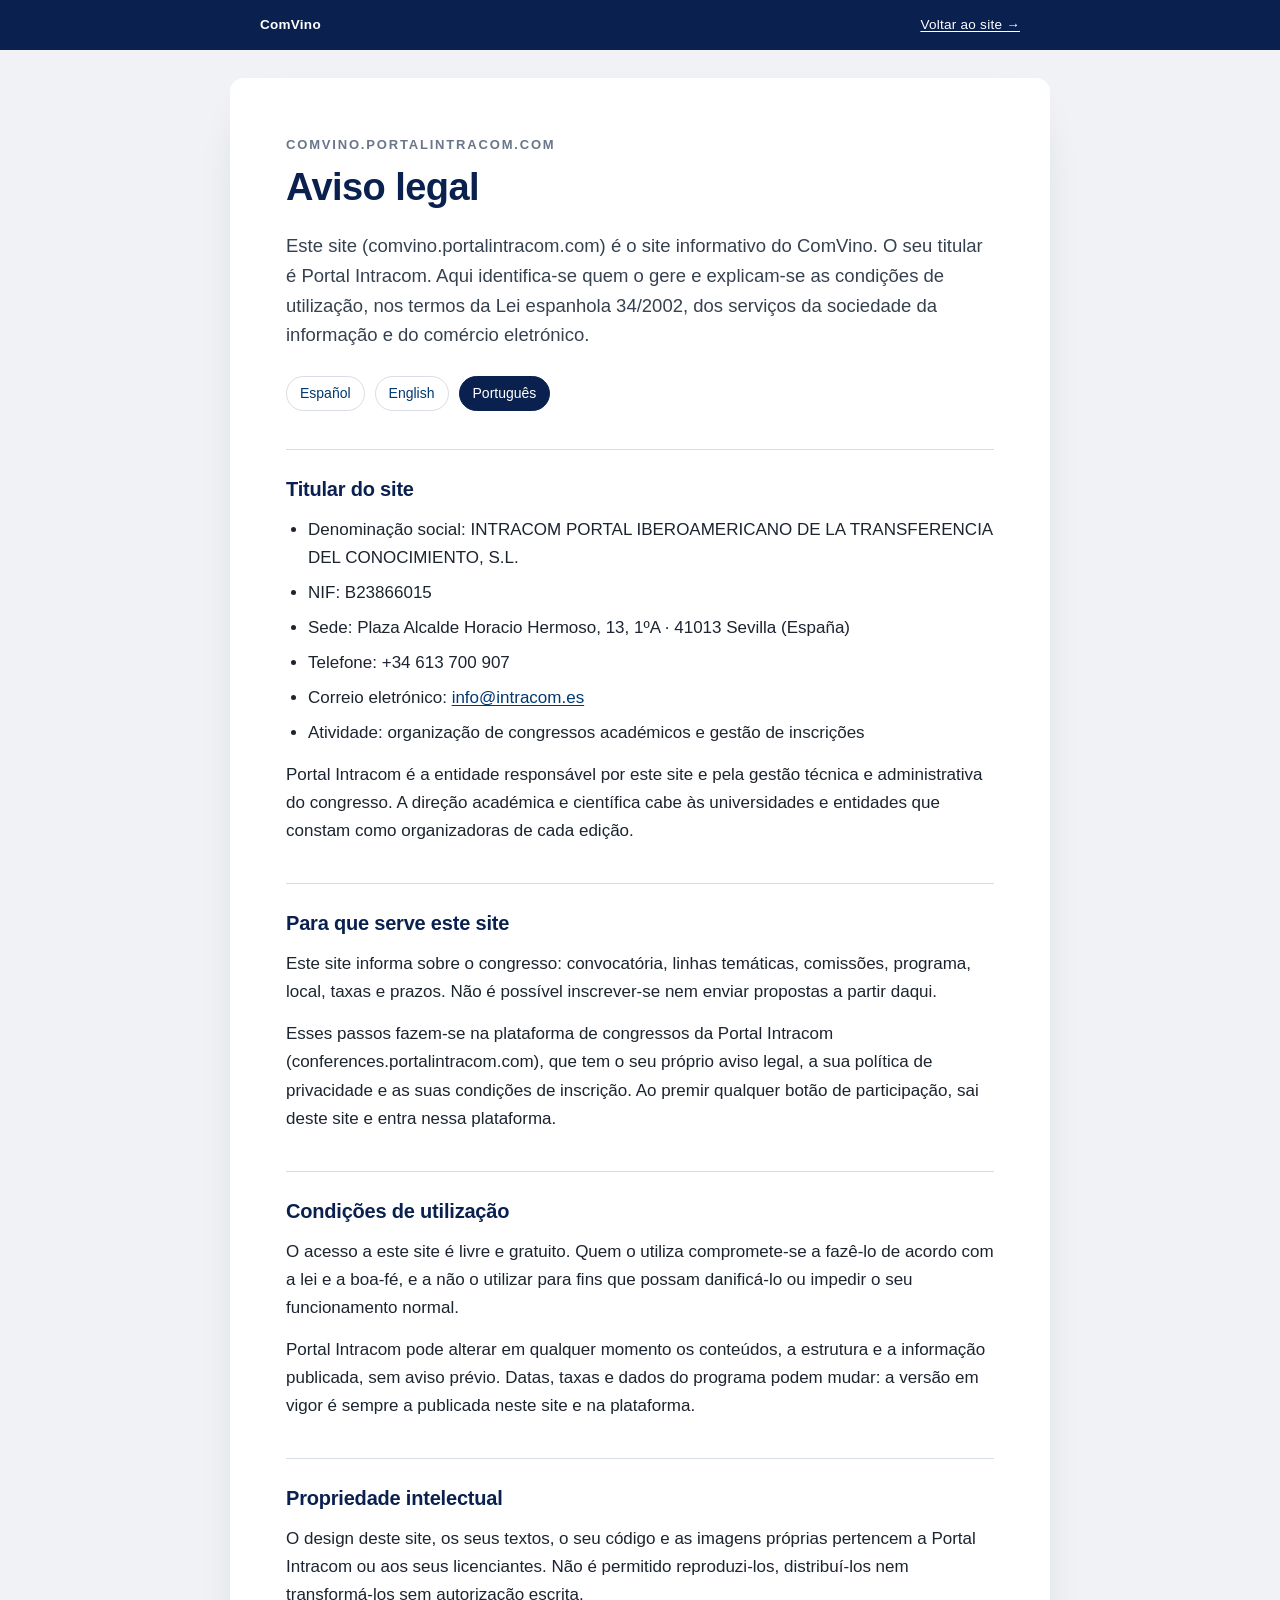
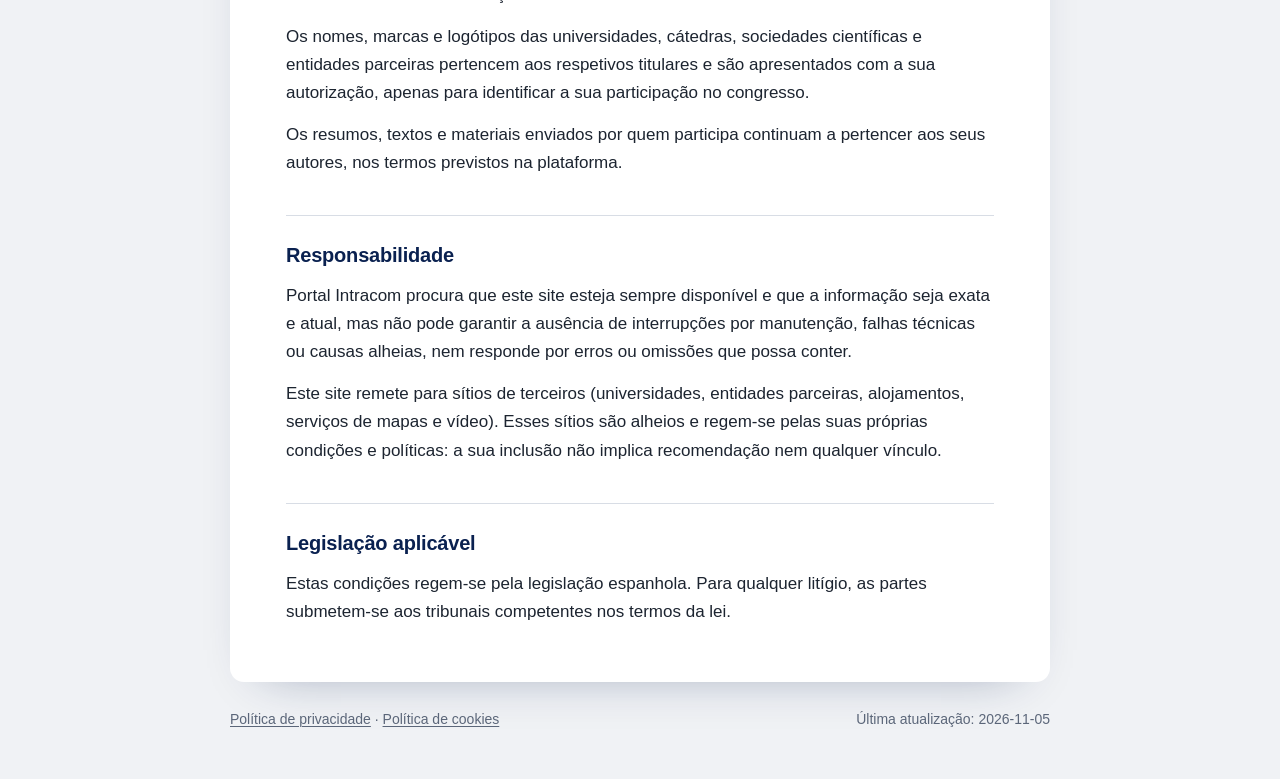
<file: legal/aviso-legal.pt.html>
<!doctype html>
<html lang="pt">
<head>
<meta charset="utf-8" />
<meta name="viewport" content="width=device-width, initial-scale=1" />
<title>Aviso legal · ComVino</title>
<meta name="description" content="Este site (comvino.portalintracom.com) é o site informativo do ComVino. O seu titular é Portal Intracom. Aqui identifica-se quem o gere e explicam-se as condições de utilização, no" />
<meta name="robots" content="index, follow" />
<link rel="canonical" href="https://comvino.portalintracom.com/legal/aviso-legal.pt.html" />
<link rel="icon" href="/favicon-32.png" sizes="32x32" />
<style>
:root{--tinta:#0A2150;--azul:#003871;--rojo:#CC0000;--fondo:#F0F2F5;--linea:#D8DDE5}
*{box-sizing:border-box}
html{-webkit-text-size-adjust:100%}
body{margin:0;background:var(--fondo);color:#1C2430;
 font:400 17px/1.65 -apple-system,BlinkMacSystemFont,"Segoe UI",Roboto,"Helvetica Neue",Arial,sans-serif}
a{color:var(--azul);text-decoration-thickness:1px;text-underline-offset:2px;word-break:break-word}
a:hover{color:var(--rojo)}
.barra{background:var(--tinta);color:#fff;padding:14px 0}
.barra a{color:#fff}
.caja{width:min(760px,100% - 40px);margin-inline:auto}
.barra .caja{display:flex;flex-wrap:wrap;gap:8px 18px;align-items:baseline;justify-content:space-between;
 font-size:13.5px;letter-spacing:.02em}
.barra strong{font-weight:600}
main{background:#fff;margin:28px auto 0;width:min(820px,100% - 32px);border-radius:14px;
 padding:clamp(26px,5vw,56px);box-shadow:0 20px 50px -34px rgba(10,33,80,.45)}
h1{margin:0;font-size:clamp(28px,4.6vw,38px);line-height:1.15;letter-spacing:-.015em;color:var(--tinta)}
.sitio{margin:0 0 10px;font-size:13px;letter-spacing:.14em;text-transform:uppercase;color:#6A7689;font-weight:600}
.intro{margin:22px 0 0;font-size:18.5px;line-height:1.6;color:#36414F}
.langs{margin:26px 0 0;display:flex;flex-wrap:wrap;gap:10px;font-size:14px}
.langs a,.langs span{padding:5px 13px;border:1px solid var(--linea);border-radius:999px;text-decoration:none}
.langs span[aria-current]{background:var(--tinta);color:#fff;border-color:var(--tinta)}
section{margin-top:38px;padding-top:4px;border-top:1px solid var(--linea)}
h2{margin:22px 0 0;font-size:20px;line-height:1.3;color:var(--tinta);letter-spacing:-.01em}
p{margin:14px 0 0}
ul{margin:14px 0 0;padding-left:22px}
li{margin-top:7px}
footer{width:min(820px,100% - 32px);margin:26px auto 48px;font-size:14px;color:#5B6679;
 display:flex;flex-wrap:wrap;gap:8px 20px;justify-content:space-between}
footer a{color:#5B6679}
@media (prefers-color-scheme:dark){
 body{background:#0D1319;color:#DDE3EC}
 main{background:#141C25;box-shadow:none}
 h1,h2{color:#9FC0F0}
 .intro{color:#C2CBD8}
 a{color:#8FB7F2}a:hover{color:#FF9A9A}
 .barra{background:#060A0F}
 .langs a,.langs span{border-color:#2A3542}
 .langs span[aria-current]{background:#9FC0F0;color:#0D1319;border-color:#9FC0F0}
 section{border-top-color:#2A3542}
 footer,footer a{color:#95A1B3}
}
</style>
</head>
<body>
<div class="barra"><div class="caja">
  <span><strong>ComVino</strong></span>
  <a href="/">Voltar ao site →</a>
</div></div>
<main>
  <p class="sitio">comvino.portalintracom.com</p>
  <h1>Aviso legal</h1>
  <p class="intro">Este site (comvino.portalintracom.com) é o site informativo do ComVino. O seu titular é Portal Intracom. Aqui identifica-se quem o gere e explicam-se as condições de utilização, nos termos da Lei espanhola 34/2002, dos serviços da sociedade da informação e do comércio eletrónico.</p>
  <nav class="langs" aria-label="Idioma"><a href="aviso-legal.html">Español</a><a href="aviso-legal.en.html">English</a><span aria-current="true">Português</span></nav>
  <section><h2>Titular do site</h2><ul><li>Denominação social: INTRACOM PORTAL IBEROAMERICANO DE LA TRANSFERENCIA DEL CONOCIMIENTO, S.L.</li><li>NIF: B23866015</li><li>Sede: Plaza Alcalde Horacio Hermoso, 13, 1ºA · 41013 Sevilla (España)</li><li>Telefone: +34 613 700 907</li><li>Correio eletrónico: <a href="mailto:info@intracom.es">info@intracom.es</a></li><li>Atividade: organização de congressos académicos e gestão de inscrições</li></ul><p>Portal Intracom é a entidade responsável por este site e pela gestão técnica e administrativa do congresso. A direção académica e científica cabe às universidades e entidades que constam como organizadoras de cada edição.</p></section><section><h2>Para que serve este site</h2><p>Este site informa sobre o congresso: convocatória, linhas temáticas, comissões, programa, local, taxas e prazos. Não é possível inscrever-se nem enviar propostas a partir daqui.</p><p>Esses passos fazem-se na plataforma de congressos da Portal Intracom (conferences.portalintracom.com), que tem o seu próprio aviso legal, a sua política de privacidade e as suas condições de inscrição. Ao premir qualquer botão de participação, sai deste site e entra nessa plataforma.</p></section><section><h2>Condições de utilização</h2><p>O acesso a este site é livre e gratuito. Quem o utiliza compromete-se a fazê-lo de acordo com a lei e a boa-fé, e a não o utilizar para fins que possam danificá-lo ou impedir o seu funcionamento normal.</p><p>Portal Intracom pode alterar em qualquer momento os conteúdos, a estrutura e a informação publicada, sem aviso prévio. Datas, taxas e dados do programa podem mudar: a versão em vigor é sempre a publicada neste site e na plataforma.</p></section><section><h2>Propriedade intelectual</h2><p>O design deste site, os seus textos, o seu código e as imagens próprias pertencem a Portal Intracom ou aos seus licenciantes. Não é permitido reproduzi-los, distribuí-los nem transformá-los sem autorização escrita.</p><p>Os nomes, marcas e logótipos das universidades, cátedras, sociedades científicas e entidades parceiras pertencem aos respetivos titulares e são apresentados com a sua autorização, apenas para identificar a sua participação no congresso.</p><p>Os resumos, textos e materiais enviados por quem participa continuam a pertencer aos seus autores, nos termos previstos na plataforma.</p></section><section><h2>Responsabilidade</h2><p>Portal Intracom procura que este site esteja sempre disponível e que a informação seja exata e atual, mas não pode garantir a ausência de interrupções por manutenção, falhas técnicas ou causas alheias, nem responde por erros ou omissões que possa conter.</p><p>Este site remete para sítios de terceiros (universidades, entidades parceiras, alojamentos, serviços de mapas e vídeo). Esses sítios são alheios e regem-se pelas suas próprias condições e políticas: a sua inclusão não implica recomendação nem qualquer vínculo.</p></section><section><h2>Legislação aplicável</h2><p>Estas condições regem-se pela legislação espanhola. Para qualquer litígio, as partes submetem-se aos tribunais competentes nos termos da lei.</p></section>
</main>
<footer>
  <span><a href="privacidad.pt.html">Política de privacidade</a> · <a href="cookies.pt.html">Política de cookies</a></span>
  <span>Última atualização: 2026-11-05</span>
</footer>
</body>
</html>
</file>
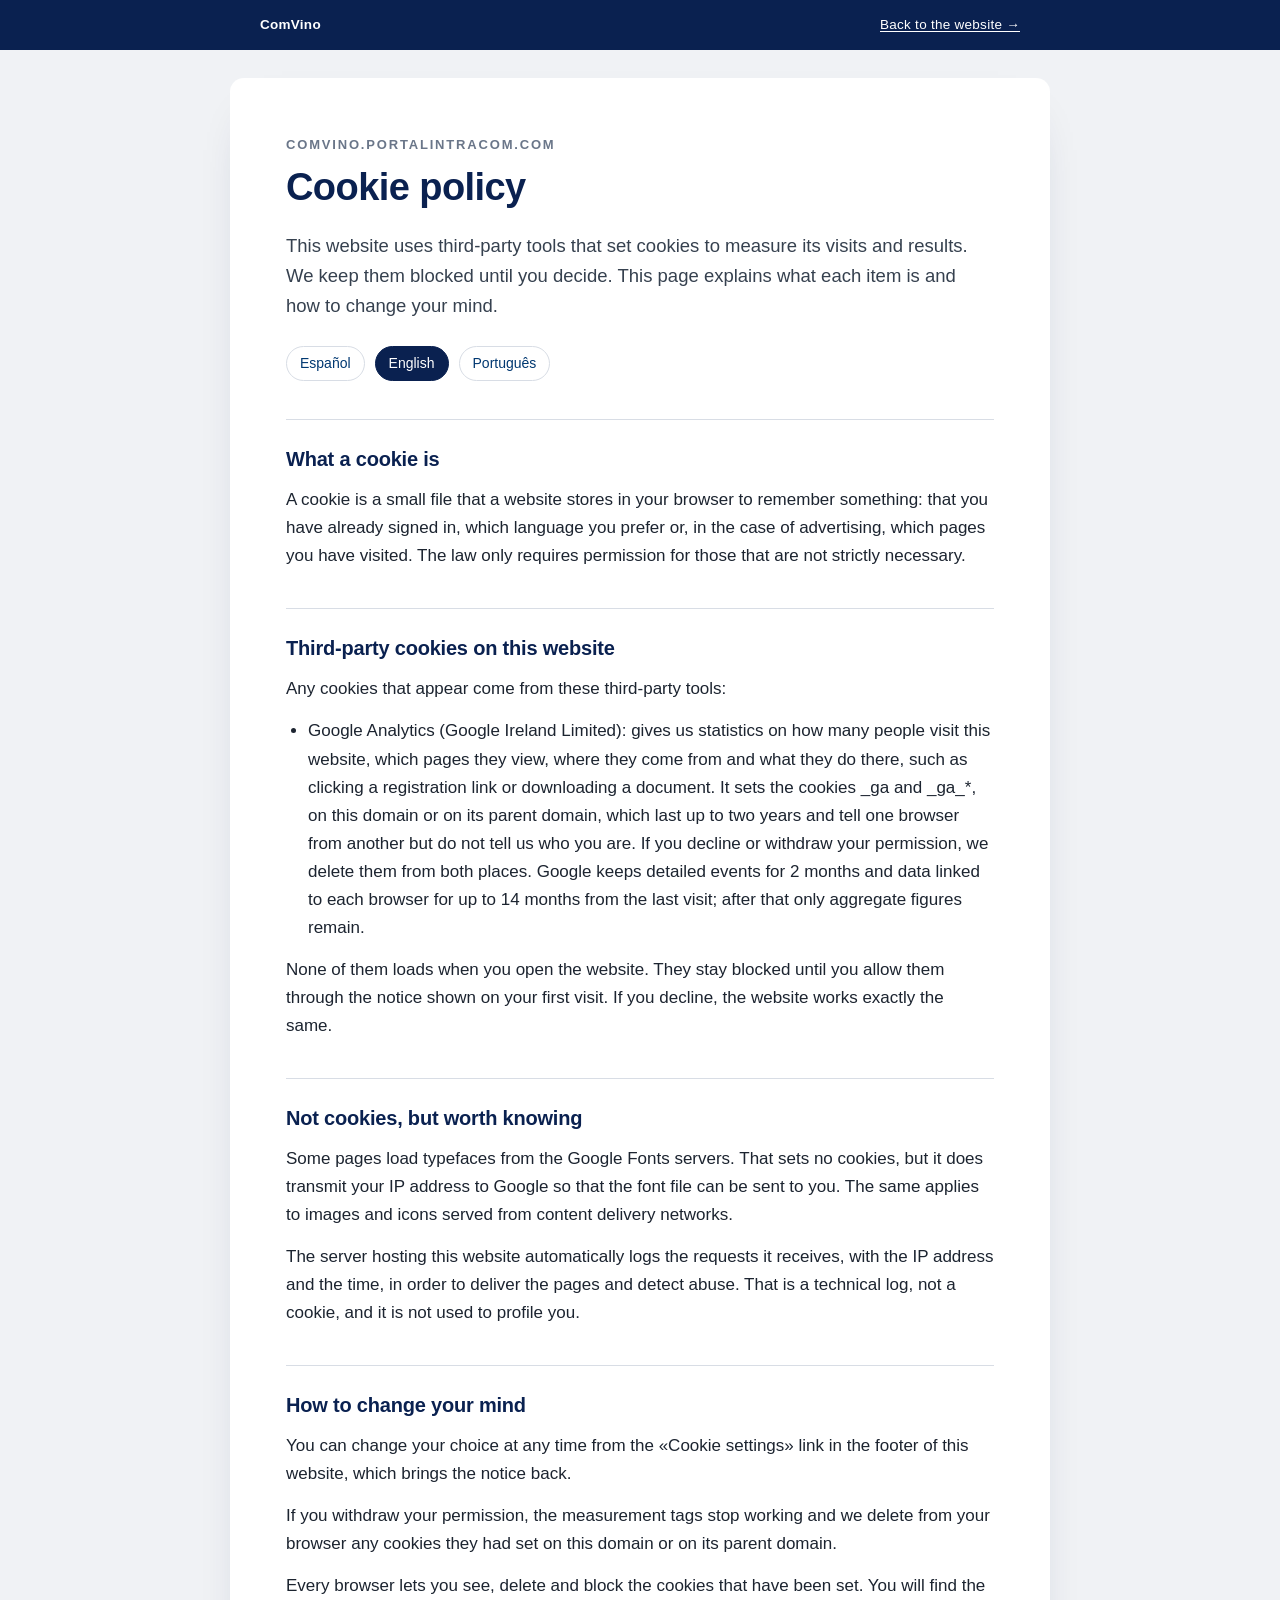
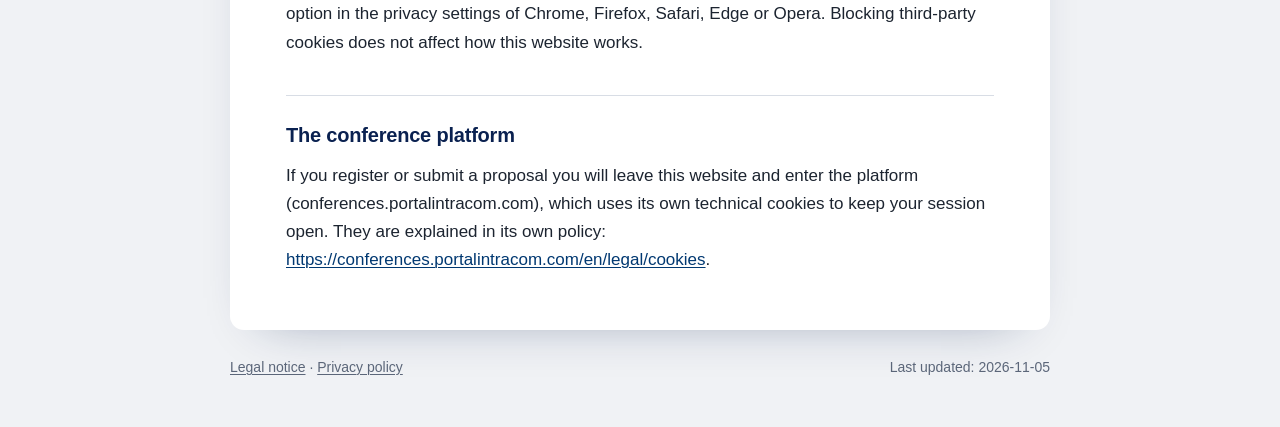
<file: legal/cookies.en.html>
<!doctype html>
<html lang="en">
<head>
<meta charset="utf-8" />
<meta name="viewport" content="width=device-width, initial-scale=1" />
<title>Cookie policy · ComVino</title>
<meta name="description" content="This website uses third-party tools that set cookies to measure its visits and results. We keep them blocked until you decide. This page explains what each item is and how to chang" />
<meta name="robots" content="index, follow" />
<link rel="canonical" href="https://comvino.portalintracom.com/legal/cookies.en.html" />
<link rel="icon" href="/favicon-32.png" sizes="32x32" />
<style>
:root{--tinta:#0A2150;--azul:#003871;--rojo:#CC0000;--fondo:#F0F2F5;--linea:#D8DDE5}
*{box-sizing:border-box}
html{-webkit-text-size-adjust:100%}
body{margin:0;background:var(--fondo);color:#1C2430;
 font:400 17px/1.65 -apple-system,BlinkMacSystemFont,"Segoe UI",Roboto,"Helvetica Neue",Arial,sans-serif}
a{color:var(--azul);text-decoration-thickness:1px;text-underline-offset:2px;word-break:break-word}
a:hover{color:var(--rojo)}
.barra{background:var(--tinta);color:#fff;padding:14px 0}
.barra a{color:#fff}
.caja{width:min(760px,100% - 40px);margin-inline:auto}
.barra .caja{display:flex;flex-wrap:wrap;gap:8px 18px;align-items:baseline;justify-content:space-between;
 font-size:13.5px;letter-spacing:.02em}
.barra strong{font-weight:600}
main{background:#fff;margin:28px auto 0;width:min(820px,100% - 32px);border-radius:14px;
 padding:clamp(26px,5vw,56px);box-shadow:0 20px 50px -34px rgba(10,33,80,.45)}
h1{margin:0;font-size:clamp(28px,4.6vw,38px);line-height:1.15;letter-spacing:-.015em;color:var(--tinta)}
.sitio{margin:0 0 10px;font-size:13px;letter-spacing:.14em;text-transform:uppercase;color:#6A7689;font-weight:600}
.intro{margin:22px 0 0;font-size:18.5px;line-height:1.6;color:#36414F}
.langs{margin:26px 0 0;display:flex;flex-wrap:wrap;gap:10px;font-size:14px}
.langs a,.langs span{padding:5px 13px;border:1px solid var(--linea);border-radius:999px;text-decoration:none}
.langs span[aria-current]{background:var(--tinta);color:#fff;border-color:var(--tinta)}
section{margin-top:38px;padding-top:4px;border-top:1px solid var(--linea)}
h2{margin:22px 0 0;font-size:20px;line-height:1.3;color:var(--tinta);letter-spacing:-.01em}
p{margin:14px 0 0}
ul{margin:14px 0 0;padding-left:22px}
li{margin-top:7px}
footer{width:min(820px,100% - 32px);margin:26px auto 48px;font-size:14px;color:#5B6679;
 display:flex;flex-wrap:wrap;gap:8px 20px;justify-content:space-between}
footer a{color:#5B6679}
@media (prefers-color-scheme:dark){
 body{background:#0D1319;color:#DDE3EC}
 main{background:#141C25;box-shadow:none}
 h1,h2{color:#9FC0F0}
 .intro{color:#C2CBD8}
 a{color:#8FB7F2}a:hover{color:#FF9A9A}
 .barra{background:#060A0F}
 .langs a,.langs span{border-color:#2A3542}
 .langs span[aria-current]{background:#9FC0F0;color:#0D1319;border-color:#9FC0F0}
 section{border-top-color:#2A3542}
 footer,footer a{color:#95A1B3}
}
</style>
</head>
<body>
<div class="barra"><div class="caja">
  <span><strong>ComVino</strong></span>
  <a href="/">Back to the website →</a>
</div></div>
<main>
  <p class="sitio">comvino.portalintracom.com</p>
  <h1>Cookie policy</h1>
  <p class="intro">This website uses third-party tools that set cookies to measure its visits and results. We keep them blocked until you decide. This page explains what each item is and how to change your mind.</p>
  <nav class="langs" aria-label="Language"><a href="cookies.html">Español</a><span aria-current="true">English</span><a href="cookies.pt.html">Português</a></nav>
  <section><h2>What a cookie is</h2><p>A cookie is a small file that a website stores in your browser to remember something: that you have already signed in, which language you prefer or, in the case of advertising, which pages you have visited. The law only requires permission for those that are not strictly necessary.</p></section><section><h2>Third-party cookies on this website</h2><p>Any cookies that appear come from these third-party tools:</p><ul><li>Google Analytics (Google Ireland Limited): gives us statistics on how many people visit this website, which pages they view, where they come from and what they do there, such as clicking a registration link or downloading a document. It sets the cookies _ga and _ga_*, on this domain or on its parent domain, which last up to two years and tell one browser from another but do not tell us who you are. If you decline or withdraw your permission, we delete them from both places. Google keeps detailed events for 2 months and data linked to each browser for up to 14 months from the last visit; after that only aggregate figures remain.</li></ul><p>None of them loads when you open the website. They stay blocked until you allow them through the notice shown on your first visit. If you decline, the website works exactly the same.</p></section><section><h2>Not cookies, but worth knowing</h2><p>Some pages load typefaces from the Google Fonts servers. That sets no cookies, but it does transmit your IP address to Google so that the font file can be sent to you. The same applies to images and icons served from content delivery networks.</p><p>The server hosting this website automatically logs the requests it receives, with the IP address and the time, in order to deliver the pages and detect abuse. That is a technical log, not a cookie, and it is not used to profile you.</p></section><section><h2>How to change your mind</h2><p>You can change your choice at any time from the «Cookie settings» link in the footer of this website, which brings the notice back.</p><p>If you withdraw your permission, the measurement tags stop working and we delete from your browser any cookies they had set on this domain or on its parent domain.</p><p>Every browser lets you see, delete and block the cookies that have been set. You will find the option in the privacy settings of Chrome, Firefox, Safari, Edge or Opera. Blocking third-party cookies does not affect how this website works.</p></section><section><h2>The conference platform</h2><p>If you register or submit a proposal you will leave this website and enter the platform (conferences.portalintracom.com), which uses its own technical cookies to keep your session open. They are explained in its own policy: <a href="https://conferences.portalintracom.com/en/legal/cookies">https://conferences.portalintracom.com/en/legal/cookies</a>.</p></section>
</main>
<footer>
  <span><a href="aviso-legal.en.html">Legal notice</a> · <a href="privacidad.en.html">Privacy policy</a></span>
  <span>Last updated: 2026-11-05</span>
</footer>
</body>
</html>
</file>
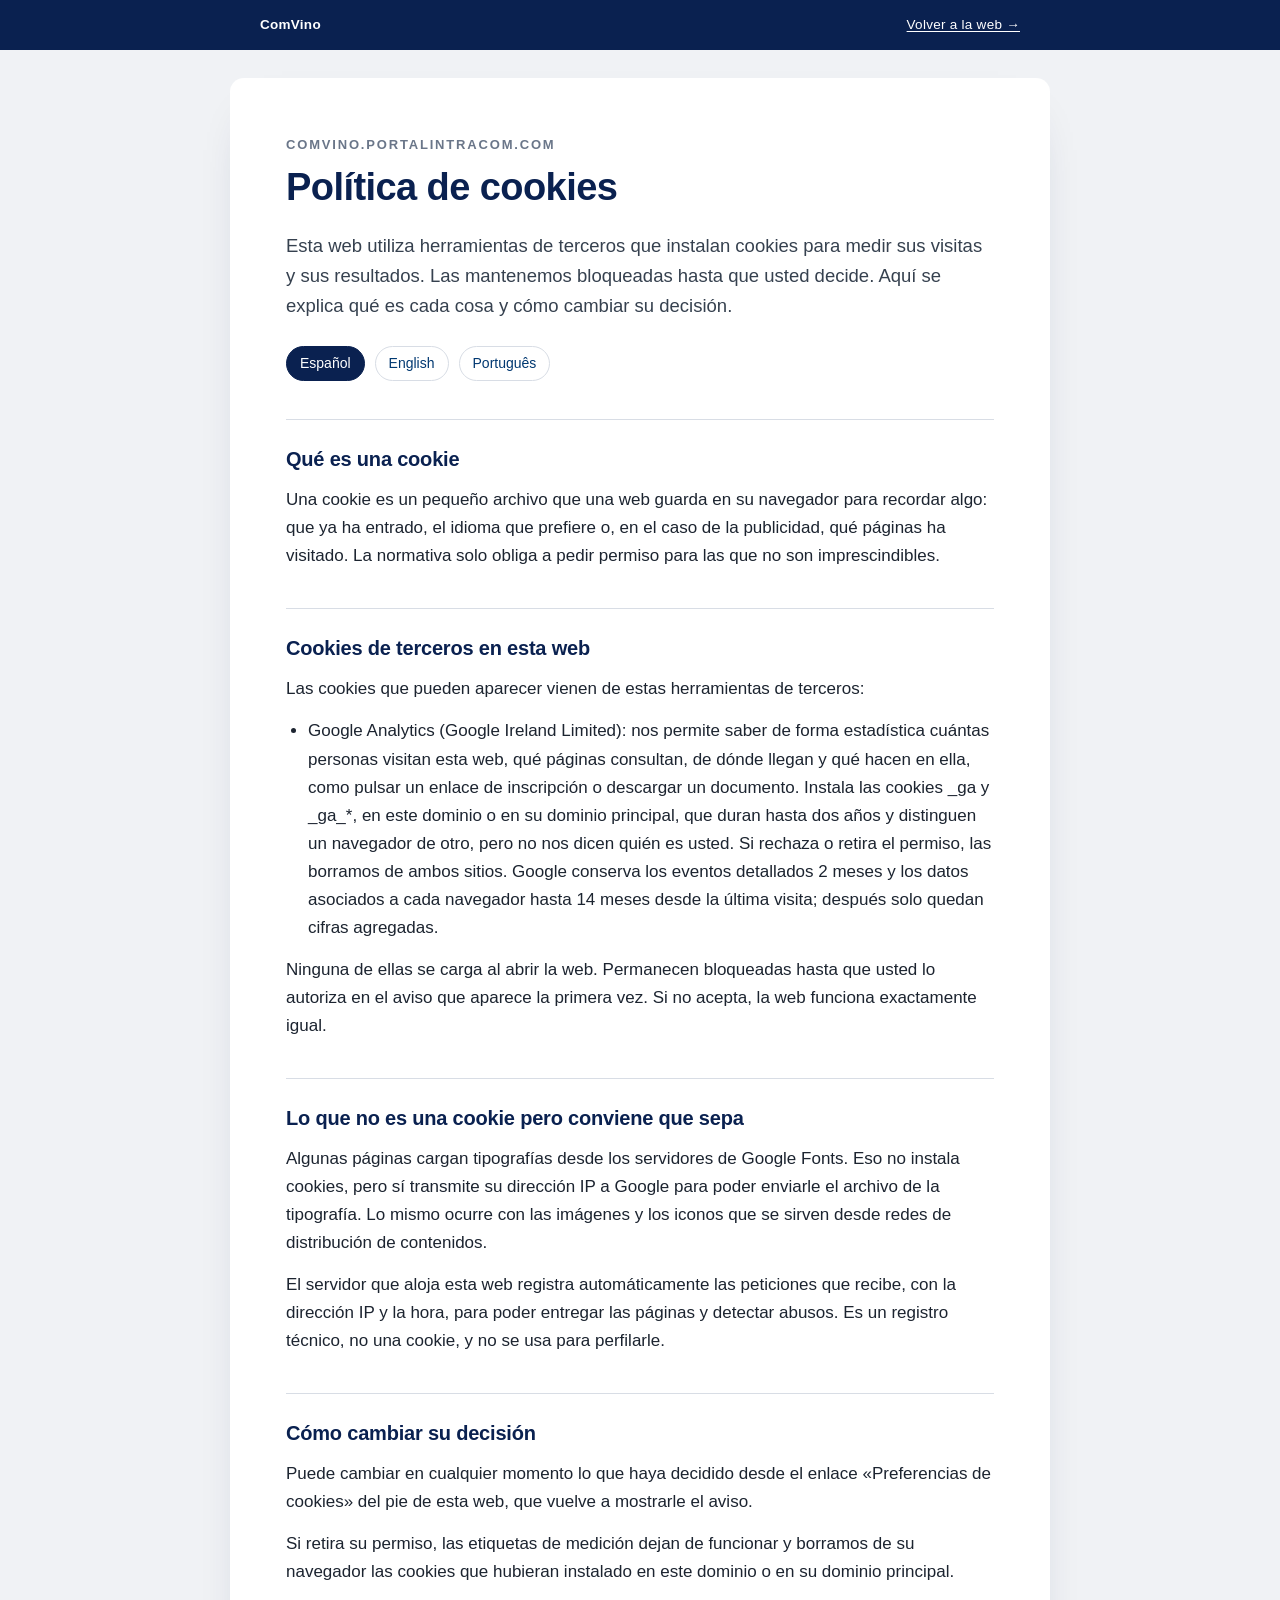
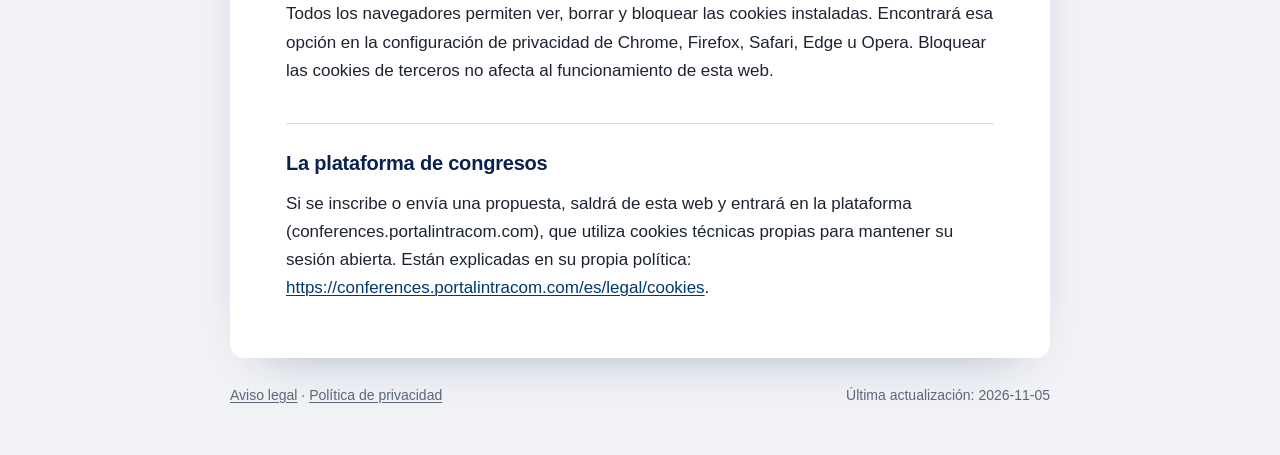
<file: legal/cookies.html>
<!doctype html>
<html lang="es">
<head>
<meta charset="utf-8" />
<meta name="viewport" content="width=device-width, initial-scale=1" />
<title>Política de cookies · ComVino</title>
<meta name="description" content="Esta web utiliza herramientas de terceros que instalan cookies para medir sus visitas y sus resultados. Las mantenemos bloqueadas hasta que usted decide. Aquí se explica qué es cad" />
<meta name="robots" content="index, follow" />
<link rel="canonical" href="https://comvino.portalintracom.com/legal/cookies.html" />
<link rel="icon" href="/favicon-32.png" sizes="32x32" />
<style>
:root{--tinta:#0A2150;--azul:#003871;--rojo:#CC0000;--fondo:#F0F2F5;--linea:#D8DDE5}
*{box-sizing:border-box}
html{-webkit-text-size-adjust:100%}
body{margin:0;background:var(--fondo);color:#1C2430;
 font:400 17px/1.65 -apple-system,BlinkMacSystemFont,"Segoe UI",Roboto,"Helvetica Neue",Arial,sans-serif}
a{color:var(--azul);text-decoration-thickness:1px;text-underline-offset:2px;word-break:break-word}
a:hover{color:var(--rojo)}
.barra{background:var(--tinta);color:#fff;padding:14px 0}
.barra a{color:#fff}
.caja{width:min(760px,100% - 40px);margin-inline:auto}
.barra .caja{display:flex;flex-wrap:wrap;gap:8px 18px;align-items:baseline;justify-content:space-between;
 font-size:13.5px;letter-spacing:.02em}
.barra strong{font-weight:600}
main{background:#fff;margin:28px auto 0;width:min(820px,100% - 32px);border-radius:14px;
 padding:clamp(26px,5vw,56px);box-shadow:0 20px 50px -34px rgba(10,33,80,.45)}
h1{margin:0;font-size:clamp(28px,4.6vw,38px);line-height:1.15;letter-spacing:-.015em;color:var(--tinta)}
.sitio{margin:0 0 10px;font-size:13px;letter-spacing:.14em;text-transform:uppercase;color:#6A7689;font-weight:600}
.intro{margin:22px 0 0;font-size:18.5px;line-height:1.6;color:#36414F}
.langs{margin:26px 0 0;display:flex;flex-wrap:wrap;gap:10px;font-size:14px}
.langs a,.langs span{padding:5px 13px;border:1px solid var(--linea);border-radius:999px;text-decoration:none}
.langs span[aria-current]{background:var(--tinta);color:#fff;border-color:var(--tinta)}
section{margin-top:38px;padding-top:4px;border-top:1px solid var(--linea)}
h2{margin:22px 0 0;font-size:20px;line-height:1.3;color:var(--tinta);letter-spacing:-.01em}
p{margin:14px 0 0}
ul{margin:14px 0 0;padding-left:22px}
li{margin-top:7px}
footer{width:min(820px,100% - 32px);margin:26px auto 48px;font-size:14px;color:#5B6679;
 display:flex;flex-wrap:wrap;gap:8px 20px;justify-content:space-between}
footer a{color:#5B6679}
@media (prefers-color-scheme:dark){
 body{background:#0D1319;color:#DDE3EC}
 main{background:#141C25;box-shadow:none}
 h1,h2{color:#9FC0F0}
 .intro{color:#C2CBD8}
 a{color:#8FB7F2}a:hover{color:#FF9A9A}
 .barra{background:#060A0F}
 .langs a,.langs span{border-color:#2A3542}
 .langs span[aria-current]{background:#9FC0F0;color:#0D1319;border-color:#9FC0F0}
 section{border-top-color:#2A3542}
 footer,footer a{color:#95A1B3}
}
</style>
</head>
<body>
<div class="barra"><div class="caja">
  <span><strong>ComVino</strong></span>
  <a href="/">Volver a la web →</a>
</div></div>
<main>
  <p class="sitio">comvino.portalintracom.com</p>
  <h1>Política de cookies</h1>
  <p class="intro">Esta web utiliza herramientas de terceros que instalan cookies para medir sus visitas y sus resultados. Las mantenemos bloqueadas hasta que usted decide. Aquí se explica qué es cada cosa y cómo cambiar su decisión.</p>
  <nav class="langs" aria-label="Idioma"><span aria-current="true">Español</span><a href="cookies.en.html">English</a><a href="cookies.pt.html">Português</a></nav>
  <section><h2>Qué es una cookie</h2><p>Una cookie es un pequeño archivo que una web guarda en su navegador para recordar algo: que ya ha entrado, el idioma que prefiere o, en el caso de la publicidad, qué páginas ha visitado. La normativa solo obliga a pedir permiso para las que no son imprescindibles.</p></section><section><h2>Cookies de terceros en esta web</h2><p>Las cookies que pueden aparecer vienen de estas herramientas de terceros:</p><ul><li>Google Analytics (Google Ireland Limited): nos permite saber de forma estadística cuántas personas visitan esta web, qué páginas consultan, de dónde llegan y qué hacen en ella, como pulsar un enlace de inscripción o descargar un documento. Instala las cookies _ga y _ga_*, en este dominio o en su dominio principal, que duran hasta dos años y distinguen un navegador de otro, pero no nos dicen quién es usted. Si rechaza o retira el permiso, las borramos de ambos sitios. Google conserva los eventos detallados 2 meses y los datos asociados a cada navegador hasta 14 meses desde la última visita; después solo quedan cifras agregadas.</li></ul><p>Ninguna de ellas se carga al abrir la web. Permanecen bloqueadas hasta que usted lo autoriza en el aviso que aparece la primera vez. Si no acepta, la web funciona exactamente igual.</p></section><section><h2>Lo que no es una cookie pero conviene que sepa</h2><p>Algunas páginas cargan tipografías desde los servidores de Google Fonts. Eso no instala cookies, pero sí transmite su dirección IP a Google para poder enviarle el archivo de la tipografía. Lo mismo ocurre con las imágenes y los iconos que se sirven desde redes de distribución de contenidos.</p><p>El servidor que aloja esta web registra automáticamente las peticiones que recibe, con la dirección IP y la hora, para poder entregar las páginas y detectar abusos. Es un registro técnico, no una cookie, y no se usa para perfilarle.</p></section><section><h2>Cómo cambiar su decisión</h2><p>Puede cambiar en cualquier momento lo que haya decidido desde el enlace «Preferencias de cookies» del pie de esta web, que vuelve a mostrarle el aviso.</p><p>Si retira su permiso, las etiquetas de medición dejan de funcionar y borramos de su navegador las cookies que hubieran instalado en este dominio o en su dominio principal.</p><p>Todos los navegadores permiten ver, borrar y bloquear las cookies instaladas. Encontrará esa opción en la configuración de privacidad de Chrome, Firefox, Safari, Edge u Opera. Bloquear las cookies de terceros no afecta al funcionamiento de esta web.</p></section><section><h2>La plataforma de congresos</h2><p>Si se inscribe o envía una propuesta, saldrá de esta web y entrará en la plataforma (conferences.portalintracom.com), que utiliza cookies técnicas propias para mantener su sesión abierta. Están explicadas en su propia política: <a href="https://conferences.portalintracom.com/es/legal/cookies">https://conferences.portalintracom.com/es/legal/cookies</a>.</p></section>
</main>
<footer>
  <span><a href="aviso-legal.html">Aviso legal</a> · <a href="privacidad.html">Política de privacidad</a></span>
  <span>Última actualización: 2026-11-05</span>
</footer>
</body>
</html>
</file>
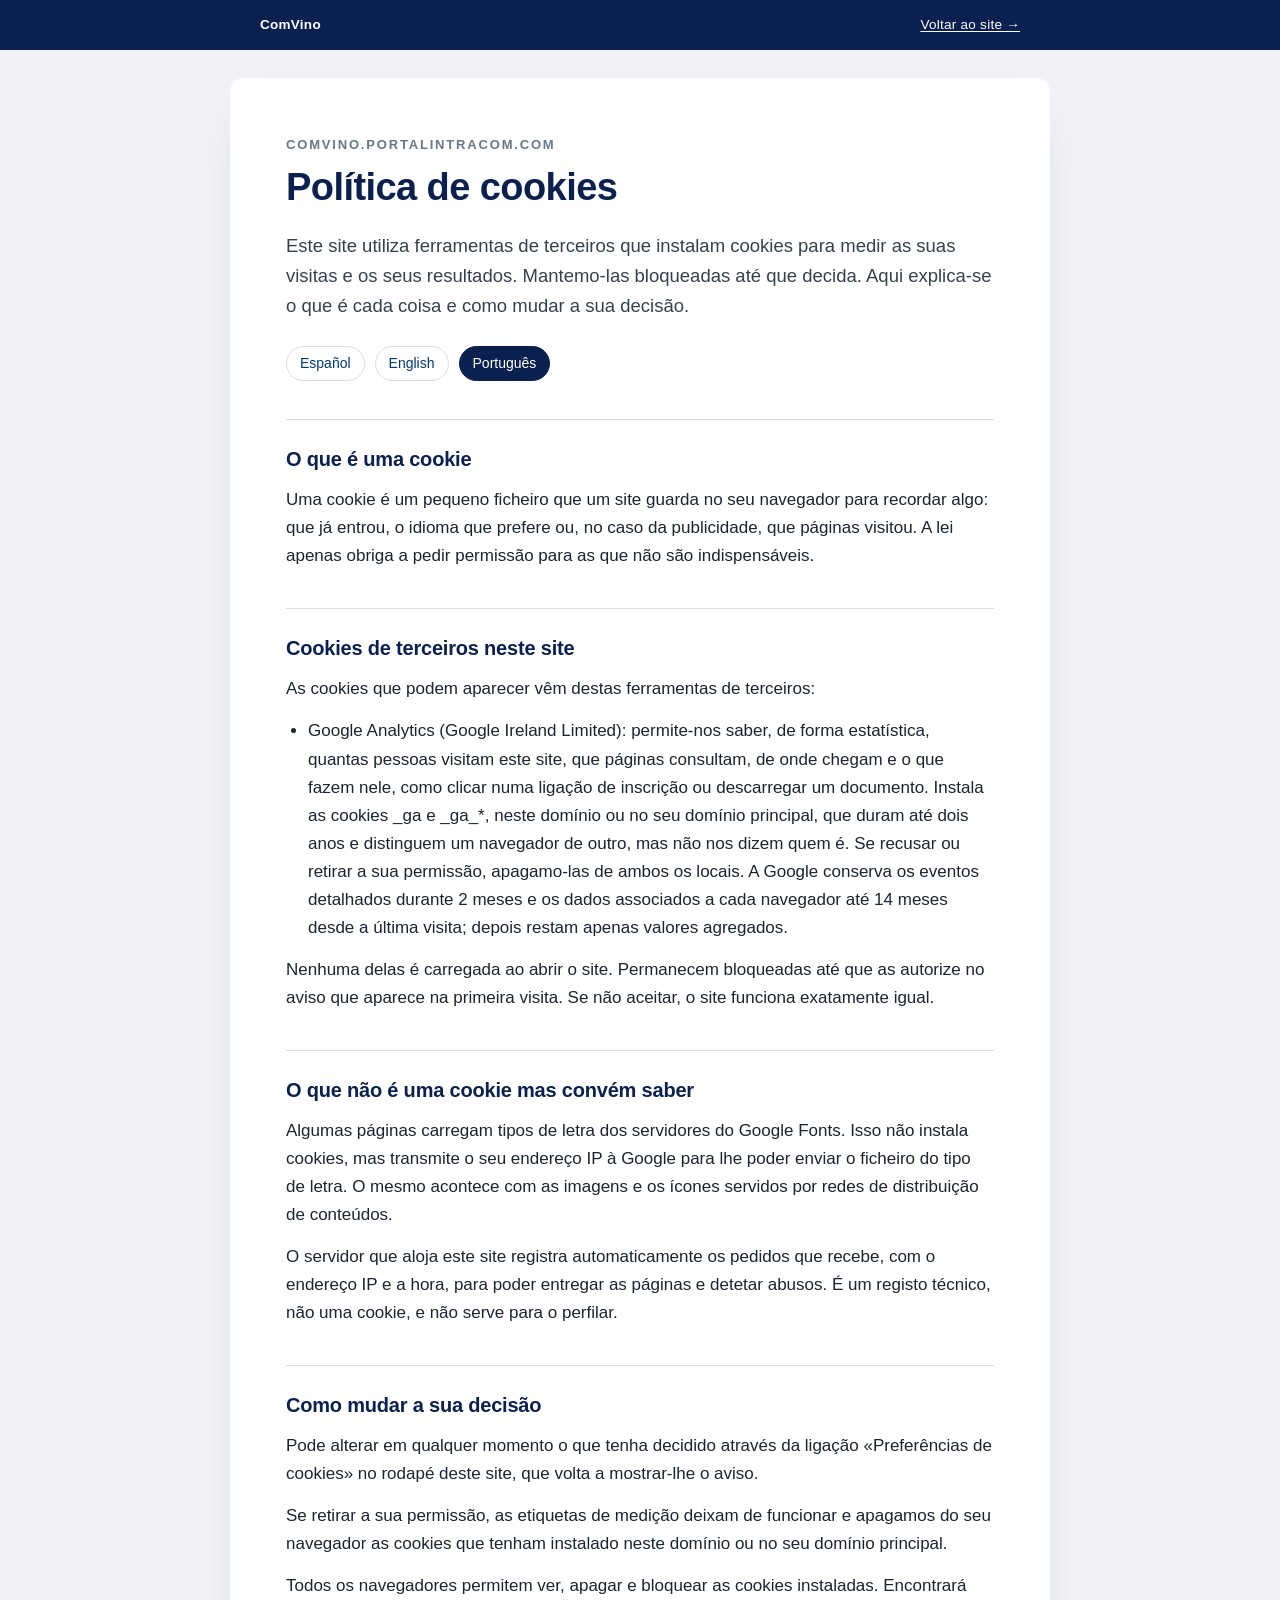
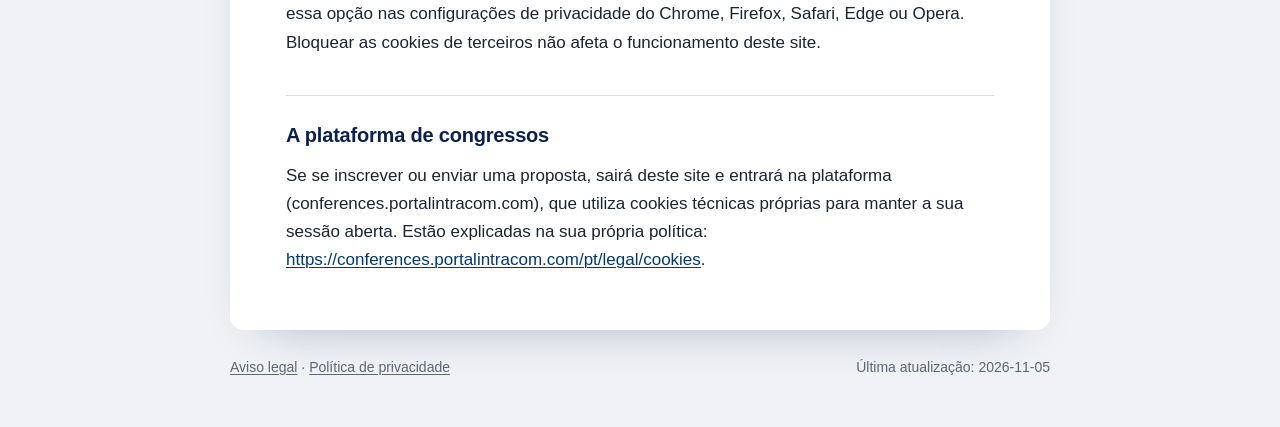
<file: legal/cookies.pt.html>
<!doctype html>
<html lang="pt">
<head>
<meta charset="utf-8" />
<meta name="viewport" content="width=device-width, initial-scale=1" />
<title>Política de cookies · ComVino</title>
<meta name="description" content="Este site utiliza ferramentas de terceiros que instalam cookies para medir as suas visitas e os seus resultados. Mantemo-las bloqueadas até que decida. Aqui explica-se o que é cada" />
<meta name="robots" content="index, follow" />
<link rel="canonical" href="https://comvino.portalintracom.com/legal/cookies.pt.html" />
<link rel="icon" href="/favicon-32.png" sizes="32x32" />
<style>
:root{--tinta:#0A2150;--azul:#003871;--rojo:#CC0000;--fondo:#F0F2F5;--linea:#D8DDE5}
*{box-sizing:border-box}
html{-webkit-text-size-adjust:100%}
body{margin:0;background:var(--fondo);color:#1C2430;
 font:400 17px/1.65 -apple-system,BlinkMacSystemFont,"Segoe UI",Roboto,"Helvetica Neue",Arial,sans-serif}
a{color:var(--azul);text-decoration-thickness:1px;text-underline-offset:2px;word-break:break-word}
a:hover{color:var(--rojo)}
.barra{background:var(--tinta);color:#fff;padding:14px 0}
.barra a{color:#fff}
.caja{width:min(760px,100% - 40px);margin-inline:auto}
.barra .caja{display:flex;flex-wrap:wrap;gap:8px 18px;align-items:baseline;justify-content:space-between;
 font-size:13.5px;letter-spacing:.02em}
.barra strong{font-weight:600}
main{background:#fff;margin:28px auto 0;width:min(820px,100% - 32px);border-radius:14px;
 padding:clamp(26px,5vw,56px);box-shadow:0 20px 50px -34px rgba(10,33,80,.45)}
h1{margin:0;font-size:clamp(28px,4.6vw,38px);line-height:1.15;letter-spacing:-.015em;color:var(--tinta)}
.sitio{margin:0 0 10px;font-size:13px;letter-spacing:.14em;text-transform:uppercase;color:#6A7689;font-weight:600}
.intro{margin:22px 0 0;font-size:18.5px;line-height:1.6;color:#36414F}
.langs{margin:26px 0 0;display:flex;flex-wrap:wrap;gap:10px;font-size:14px}
.langs a,.langs span{padding:5px 13px;border:1px solid var(--linea);border-radius:999px;text-decoration:none}
.langs span[aria-current]{background:var(--tinta);color:#fff;border-color:var(--tinta)}
section{margin-top:38px;padding-top:4px;border-top:1px solid var(--linea)}
h2{margin:22px 0 0;font-size:20px;line-height:1.3;color:var(--tinta);letter-spacing:-.01em}
p{margin:14px 0 0}
ul{margin:14px 0 0;padding-left:22px}
li{margin-top:7px}
footer{width:min(820px,100% - 32px);margin:26px auto 48px;font-size:14px;color:#5B6679;
 display:flex;flex-wrap:wrap;gap:8px 20px;justify-content:space-between}
footer a{color:#5B6679}
@media (prefers-color-scheme:dark){
 body{background:#0D1319;color:#DDE3EC}
 main{background:#141C25;box-shadow:none}
 h1,h2{color:#9FC0F0}
 .intro{color:#C2CBD8}
 a{color:#8FB7F2}a:hover{color:#FF9A9A}
 .barra{background:#060A0F}
 .langs a,.langs span{border-color:#2A3542}
 .langs span[aria-current]{background:#9FC0F0;color:#0D1319;border-color:#9FC0F0}
 section{border-top-color:#2A3542}
 footer,footer a{color:#95A1B3}
}
</style>
</head>
<body>
<div class="barra"><div class="caja">
  <span><strong>ComVino</strong></span>
  <a href="/">Voltar ao site →</a>
</div></div>
<main>
  <p class="sitio">comvino.portalintracom.com</p>
  <h1>Política de cookies</h1>
  <p class="intro">Este site utiliza ferramentas de terceiros que instalam cookies para medir as suas visitas e os seus resultados. Mantemo-las bloqueadas até que decida. Aqui explica-se o que é cada coisa e como mudar a sua decisão.</p>
  <nav class="langs" aria-label="Idioma"><a href="cookies.html">Español</a><a href="cookies.en.html">English</a><span aria-current="true">Português</span></nav>
  <section><h2>O que é uma cookie</h2><p>Uma cookie é um pequeno ficheiro que um site guarda no seu navegador para recordar algo: que já entrou, o idioma que prefere ou, no caso da publicidade, que páginas visitou. A lei apenas obriga a pedir permissão para as que não são indispensáveis.</p></section><section><h2>Cookies de terceiros neste site</h2><p>As cookies que podem aparecer vêm destas ferramentas de terceiros:</p><ul><li>Google Analytics (Google Ireland Limited): permite-nos saber, de forma estatística, quantas pessoas visitam este site, que páginas consultam, de onde chegam e o que fazem nele, como clicar numa ligação de inscrição ou descarregar um documento. Instala as cookies _ga e _ga_*, neste domínio ou no seu domínio principal, que duram até dois anos e distinguem um navegador de outro, mas não nos dizem quem é. Se recusar ou retirar a sua permissão, apagamo-las de ambos os locais. A Google conserva os eventos detalhados durante 2 meses e os dados associados a cada navegador até 14 meses desde a última visita; depois restam apenas valores agregados.</li></ul><p>Nenhuma delas é carregada ao abrir o site. Permanecem bloqueadas até que as autorize no aviso que aparece na primeira visita. Se não aceitar, o site funciona exatamente igual.</p></section><section><h2>O que não é uma cookie mas convém saber</h2><p>Algumas páginas carregam tipos de letra dos servidores do Google Fonts. Isso não instala cookies, mas transmite o seu endereço IP à Google para lhe poder enviar o ficheiro do tipo de letra. O mesmo acontece com as imagens e os ícones servidos por redes de distribuição de conteúdos.</p><p>O servidor que aloja este site registra automaticamente os pedidos que recebe, com o endereço IP e a hora, para poder entregar as páginas e detetar abusos. É um registo técnico, não uma cookie, e não serve para o perfilar.</p></section><section><h2>Como mudar a sua decisão</h2><p>Pode alterar em qualquer momento o que tenha decidido através da ligação «Preferências de cookies» no rodapé deste site, que volta a mostrar-lhe o aviso.</p><p>Se retirar a sua permissão, as etiquetas de medição deixam de funcionar e apagamos do seu navegador as cookies que tenham instalado neste domínio ou no seu domínio principal.</p><p>Todos os navegadores permitem ver, apagar e bloquear as cookies instaladas. Encontrará essa opção nas configurações de privacidade do Chrome, Firefox, Safari, Edge ou Opera. Bloquear as cookies de terceiros não afeta o funcionamento deste site.</p></section><section><h2>A plataforma de congressos</h2><p>Se se inscrever ou enviar uma proposta, sairá deste site e entrará na plataforma (conferences.portalintracom.com), que utiliza cookies técnicas próprias para manter a sua sessão aberta. Estão explicadas na sua própria política: <a href="https://conferences.portalintracom.com/pt/legal/cookies">https://conferences.portalintracom.com/pt/legal/cookies</a>.</p></section>
</main>
<footer>
  <span><a href="aviso-legal.pt.html">Aviso legal</a> · <a href="privacidad.pt.html">Política de privacidade</a></span>
  <span>Última atualização: 2026-11-05</span>
</footer>
</body>
</html>
</file>
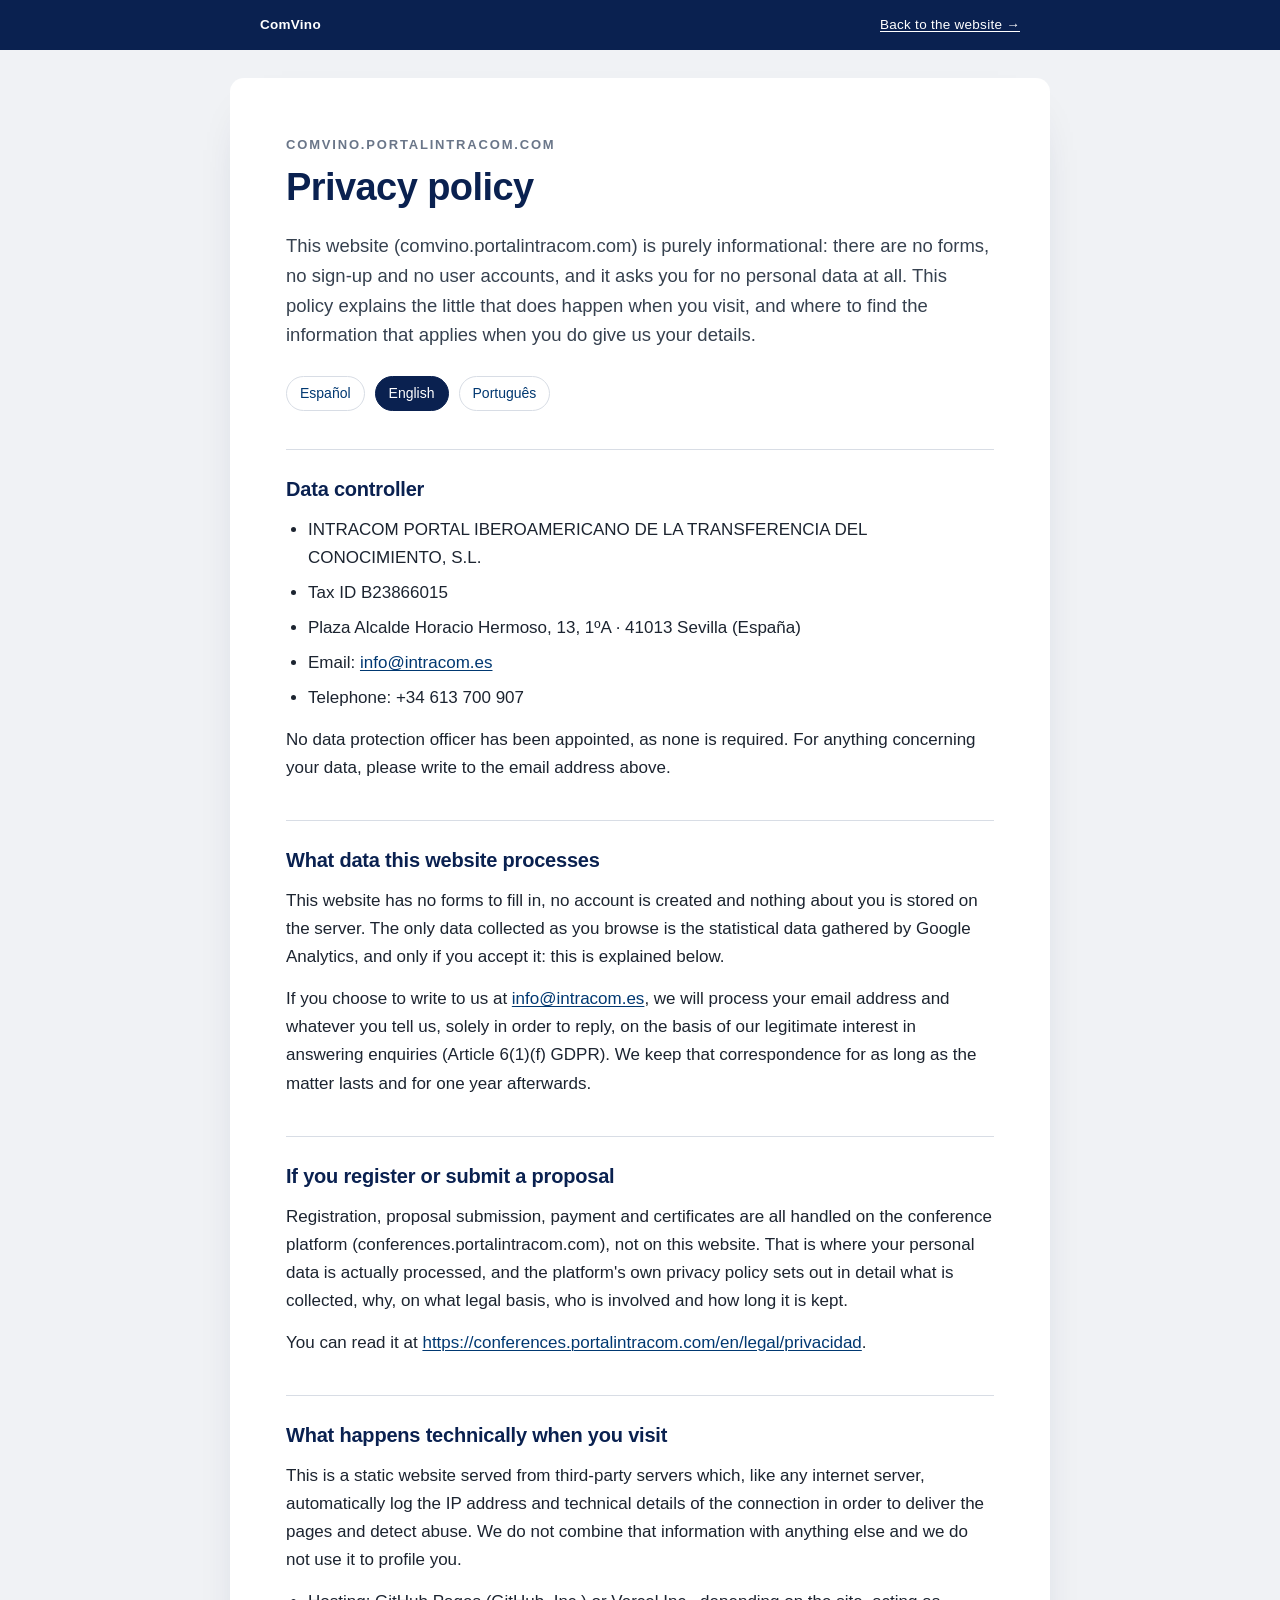
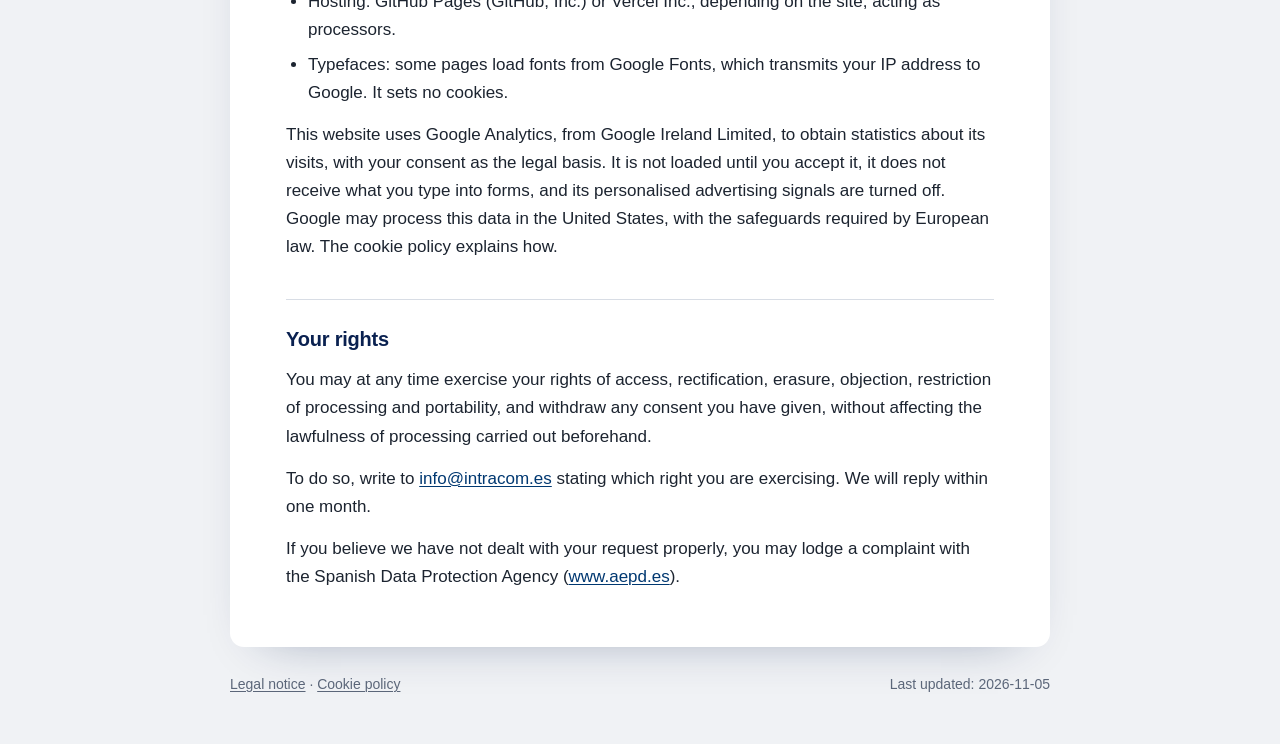
<file: legal/privacidad.en.html>
<!doctype html>
<html lang="en">
<head>
<meta charset="utf-8" />
<meta name="viewport" content="width=device-width, initial-scale=1" />
<title>Privacy policy · ComVino</title>
<meta name="description" content="This website (comvino.portalintracom.com) is purely informational: there are no forms, no sign-up and no user accounts, and it asks you for no personal data at all. This policy exp" />
<meta name="robots" content="index, follow" />
<link rel="canonical" href="https://comvino.portalintracom.com/legal/privacidad.en.html" />
<link rel="icon" href="/favicon-32.png" sizes="32x32" />
<style>
:root{--tinta:#0A2150;--azul:#003871;--rojo:#CC0000;--fondo:#F0F2F5;--linea:#D8DDE5}
*{box-sizing:border-box}
html{-webkit-text-size-adjust:100%}
body{margin:0;background:var(--fondo);color:#1C2430;
 font:400 17px/1.65 -apple-system,BlinkMacSystemFont,"Segoe UI",Roboto,"Helvetica Neue",Arial,sans-serif}
a{color:var(--azul);text-decoration-thickness:1px;text-underline-offset:2px;word-break:break-word}
a:hover{color:var(--rojo)}
.barra{background:var(--tinta);color:#fff;padding:14px 0}
.barra a{color:#fff}
.caja{width:min(760px,100% - 40px);margin-inline:auto}
.barra .caja{display:flex;flex-wrap:wrap;gap:8px 18px;align-items:baseline;justify-content:space-between;
 font-size:13.5px;letter-spacing:.02em}
.barra strong{font-weight:600}
main{background:#fff;margin:28px auto 0;width:min(820px,100% - 32px);border-radius:14px;
 padding:clamp(26px,5vw,56px);box-shadow:0 20px 50px -34px rgba(10,33,80,.45)}
h1{margin:0;font-size:clamp(28px,4.6vw,38px);line-height:1.15;letter-spacing:-.015em;color:var(--tinta)}
.sitio{margin:0 0 10px;font-size:13px;letter-spacing:.14em;text-transform:uppercase;color:#6A7689;font-weight:600}
.intro{margin:22px 0 0;font-size:18.5px;line-height:1.6;color:#36414F}
.langs{margin:26px 0 0;display:flex;flex-wrap:wrap;gap:10px;font-size:14px}
.langs a,.langs span{padding:5px 13px;border:1px solid var(--linea);border-radius:999px;text-decoration:none}
.langs span[aria-current]{background:var(--tinta);color:#fff;border-color:var(--tinta)}
section{margin-top:38px;padding-top:4px;border-top:1px solid var(--linea)}
h2{margin:22px 0 0;font-size:20px;line-height:1.3;color:var(--tinta);letter-spacing:-.01em}
p{margin:14px 0 0}
ul{margin:14px 0 0;padding-left:22px}
li{margin-top:7px}
footer{width:min(820px,100% - 32px);margin:26px auto 48px;font-size:14px;color:#5B6679;
 display:flex;flex-wrap:wrap;gap:8px 20px;justify-content:space-between}
footer a{color:#5B6679}
@media (prefers-color-scheme:dark){
 body{background:#0D1319;color:#DDE3EC}
 main{background:#141C25;box-shadow:none}
 h1,h2{color:#9FC0F0}
 .intro{color:#C2CBD8}
 a{color:#8FB7F2}a:hover{color:#FF9A9A}
 .barra{background:#060A0F}
 .langs a,.langs span{border-color:#2A3542}
 .langs span[aria-current]{background:#9FC0F0;color:#0D1319;border-color:#9FC0F0}
 section{border-top-color:#2A3542}
 footer,footer a{color:#95A1B3}
}
</style>
</head>
<body>
<div class="barra"><div class="caja">
  <span><strong>ComVino</strong></span>
  <a href="/">Back to the website →</a>
</div></div>
<main>
  <p class="sitio">comvino.portalintracom.com</p>
  <h1>Privacy policy</h1>
  <p class="intro">This website (comvino.portalintracom.com) is purely informational: there are no forms, no sign-up and no user accounts, and it asks you for no personal data at all. This policy explains the little that does happen when you visit, and where to find the information that applies when you do give us your details.</p>
  <nav class="langs" aria-label="Language"><a href="privacidad.html">Español</a><span aria-current="true">English</span><a href="privacidad.pt.html">Português</a></nav>
  <section><h2>Data controller</h2><ul><li>INTRACOM PORTAL IBEROAMERICANO DE LA TRANSFERENCIA DEL CONOCIMIENTO, S.L.</li><li>Tax ID B23866015</li><li>Plaza Alcalde Horacio Hermoso, 13, 1ºA · 41013 Sevilla (España)</li><li>Email: <a href="mailto:info@intracom.es">info@intracom.es</a></li><li>Telephone: +34 613 700 907</li></ul><p>No data protection officer has been appointed, as none is required. For anything concerning your data, please write to the email address above.</p></section><section><h2>What data this website processes</h2><p>This website has no forms to fill in, no account is created and nothing about you is stored on the server. The only data collected as you browse is the statistical data gathered by Google Analytics, and only if you accept it: this is explained below.</p><p>If you choose to write to us at <a href="mailto:info@intracom.es">info@intracom.es</a>, we will process your email address and whatever you tell us, solely in order to reply, on the basis of our legitimate interest in answering enquiries (Article 6(1)(f) GDPR). We keep that correspondence for as long as the matter lasts and for one year afterwards.</p></section><section><h2>If you register or submit a proposal</h2><p>Registration, proposal submission, payment and certificates are all handled on the conference platform (conferences.portalintracom.com), not on this website. That is where your personal data is actually processed, and the platform's own privacy policy sets out in detail what is collected, why, on what legal basis, who is involved and how long it is kept.</p><p>You can read it at <a href="https://conferences.portalintracom.com/en/legal/privacidad">https://conferences.portalintracom.com/en/legal/privacidad</a>.</p></section><section><h2>What happens technically when you visit</h2><p>This is a static website served from third-party servers which, like any internet server, automatically log the IP address and technical details of the connection in order to deliver the pages and detect abuse. We do not combine that information with anything else and we do not use it to profile you.</p><ul><li>Hosting: GitHub Pages (GitHub, Inc.) or Vercel Inc., depending on the site, acting as processors.</li><li>Typefaces: some pages load fonts from Google Fonts, which transmits your IP address to Google. It sets no cookies.</li></ul><p>This website uses Google Analytics, from Google Ireland Limited, to obtain statistics about its visits, with your consent as the legal basis. It is not loaded until you accept it, it does not receive what you type into forms, and its personalised advertising signals are turned off. Google may process this data in the United States, with the safeguards required by European law. The cookie policy explains how.</p></section><section><h2>Your rights</h2><p>You may at any time exercise your rights of access, rectification, erasure, objection, restriction of processing and portability, and withdraw any consent you have given, without affecting the lawfulness of processing carried out beforehand.</p><p>To do so, write to <a href="mailto:info@intracom.es">info@intracom.es</a> stating which right you are exercising. We will reply within one month.</p><p>If you believe we have not dealt with your request properly, you may lodge a complaint with the Spanish Data Protection Agency (<a href="https://www.aepd.es">www.aepd.es</a>).</p></section>
</main>
<footer>
  <span><a href="aviso-legal.en.html">Legal notice</a> · <a href="cookies.en.html">Cookie policy</a></span>
  <span>Last updated: 2026-11-05</span>
</footer>
</body>
</html>
</file>
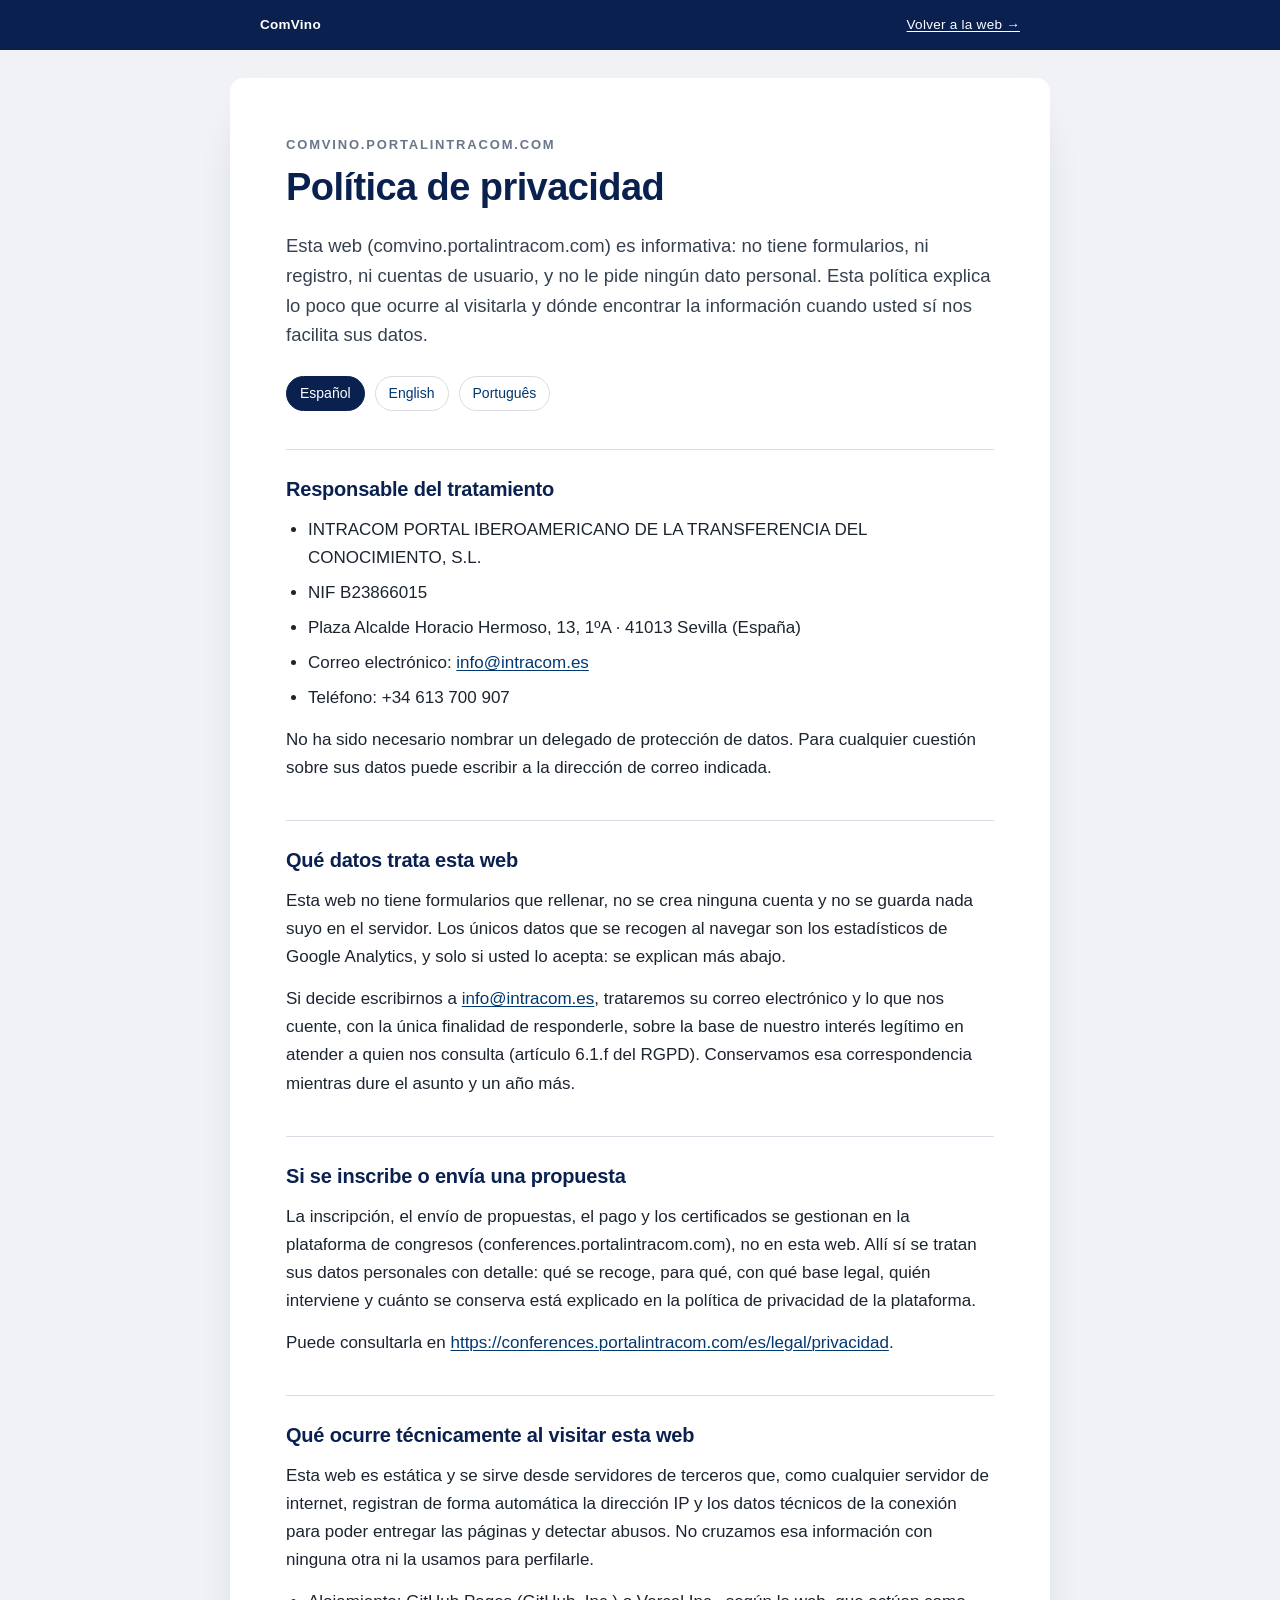
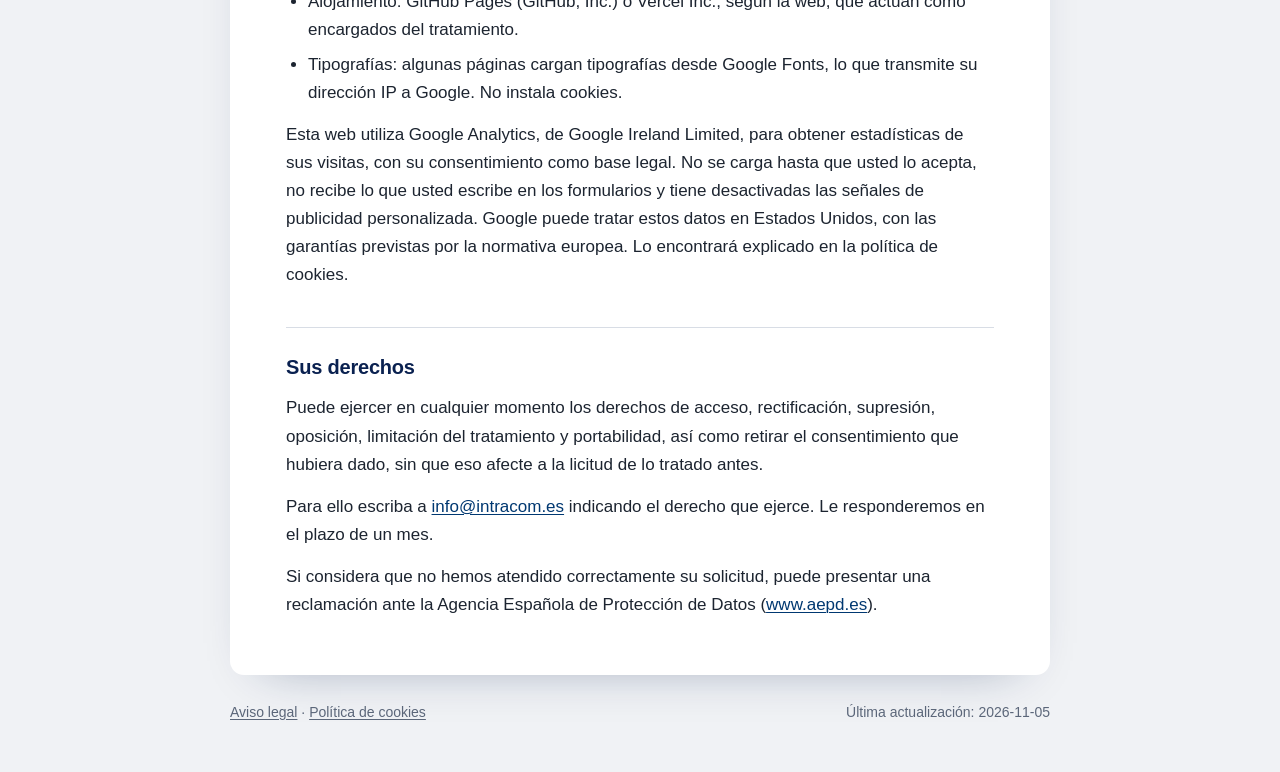
<file: legal/privacidad.html>
<!doctype html>
<html lang="es">
<head>
<meta charset="utf-8" />
<meta name="viewport" content="width=device-width, initial-scale=1" />
<title>Política de privacidad · ComVino</title>
<meta name="description" content="Esta web (comvino.portalintracom.com) es informativa: no tiene formularios, ni registro, ni cuentas de usuario, y no le pide ningún dato personal. Esta política explica lo poco que" />
<meta name="robots" content="index, follow" />
<link rel="canonical" href="https://comvino.portalintracom.com/legal/privacidad.html" />
<link rel="icon" href="/favicon-32.png" sizes="32x32" />
<style>
:root{--tinta:#0A2150;--azul:#003871;--rojo:#CC0000;--fondo:#F0F2F5;--linea:#D8DDE5}
*{box-sizing:border-box}
html{-webkit-text-size-adjust:100%}
body{margin:0;background:var(--fondo);color:#1C2430;
 font:400 17px/1.65 -apple-system,BlinkMacSystemFont,"Segoe UI",Roboto,"Helvetica Neue",Arial,sans-serif}
a{color:var(--azul);text-decoration-thickness:1px;text-underline-offset:2px;word-break:break-word}
a:hover{color:var(--rojo)}
.barra{background:var(--tinta);color:#fff;padding:14px 0}
.barra a{color:#fff}
.caja{width:min(760px,100% - 40px);margin-inline:auto}
.barra .caja{display:flex;flex-wrap:wrap;gap:8px 18px;align-items:baseline;justify-content:space-between;
 font-size:13.5px;letter-spacing:.02em}
.barra strong{font-weight:600}
main{background:#fff;margin:28px auto 0;width:min(820px,100% - 32px);border-radius:14px;
 padding:clamp(26px,5vw,56px);box-shadow:0 20px 50px -34px rgba(10,33,80,.45)}
h1{margin:0;font-size:clamp(28px,4.6vw,38px);line-height:1.15;letter-spacing:-.015em;color:var(--tinta)}
.sitio{margin:0 0 10px;font-size:13px;letter-spacing:.14em;text-transform:uppercase;color:#6A7689;font-weight:600}
.intro{margin:22px 0 0;font-size:18.5px;line-height:1.6;color:#36414F}
.langs{margin:26px 0 0;display:flex;flex-wrap:wrap;gap:10px;font-size:14px}
.langs a,.langs span{padding:5px 13px;border:1px solid var(--linea);border-radius:999px;text-decoration:none}
.langs span[aria-current]{background:var(--tinta);color:#fff;border-color:var(--tinta)}
section{margin-top:38px;padding-top:4px;border-top:1px solid var(--linea)}
h2{margin:22px 0 0;font-size:20px;line-height:1.3;color:var(--tinta);letter-spacing:-.01em}
p{margin:14px 0 0}
ul{margin:14px 0 0;padding-left:22px}
li{margin-top:7px}
footer{width:min(820px,100% - 32px);margin:26px auto 48px;font-size:14px;color:#5B6679;
 display:flex;flex-wrap:wrap;gap:8px 20px;justify-content:space-between}
footer a{color:#5B6679}
@media (prefers-color-scheme:dark){
 body{background:#0D1319;color:#DDE3EC}
 main{background:#141C25;box-shadow:none}
 h1,h2{color:#9FC0F0}
 .intro{color:#C2CBD8}
 a{color:#8FB7F2}a:hover{color:#FF9A9A}
 .barra{background:#060A0F}
 .langs a,.langs span{border-color:#2A3542}
 .langs span[aria-current]{background:#9FC0F0;color:#0D1319;border-color:#9FC0F0}
 section{border-top-color:#2A3542}
 footer,footer a{color:#95A1B3}
}
</style>
</head>
<body>
<div class="barra"><div class="caja">
  <span><strong>ComVino</strong></span>
  <a href="/">Volver a la web →</a>
</div></div>
<main>
  <p class="sitio">comvino.portalintracom.com</p>
  <h1>Política de privacidad</h1>
  <p class="intro">Esta web (comvino.portalintracom.com) es informativa: no tiene formularios, ni registro, ni cuentas de usuario, y no le pide ningún dato personal. Esta política explica lo poco que ocurre al visitarla y dónde encontrar la información cuando usted sí nos facilita sus datos.</p>
  <nav class="langs" aria-label="Idioma"><span aria-current="true">Español</span><a href="privacidad.en.html">English</a><a href="privacidad.pt.html">Português</a></nav>
  <section><h2>Responsable del tratamiento</h2><ul><li>INTRACOM PORTAL IBEROAMERICANO DE LA TRANSFERENCIA DEL CONOCIMIENTO, S.L.</li><li>NIF B23866015</li><li>Plaza Alcalde Horacio Hermoso, 13, 1ºA · 41013 Sevilla (España)</li><li>Correo electrónico: <a href="mailto:info@intracom.es">info@intracom.es</a></li><li>Teléfono: +34 613 700 907</li></ul><p>No ha sido necesario nombrar un delegado de protección de datos. Para cualquier cuestión sobre sus datos puede escribir a la dirección de correo indicada.</p></section><section><h2>Qué datos trata esta web</h2><p>Esta web no tiene formularios que rellenar, no se crea ninguna cuenta y no se guarda nada suyo en el servidor. Los únicos datos que se recogen al navegar son los estadísticos de Google Analytics, y solo si usted lo acepta: se explican más abajo.</p><p>Si decide escribirnos a <a href="mailto:info@intracom.es">info@intracom.es</a>, trataremos su correo electrónico y lo que nos cuente, con la única finalidad de responderle, sobre la base de nuestro interés legítimo en atender a quien nos consulta (artículo 6.1.f del RGPD). Conservamos esa correspondencia mientras dure el asunto y un año más.</p></section><section><h2>Si se inscribe o envía una propuesta</h2><p>La inscripción, el envío de propuestas, el pago y los certificados se gestionan en la plataforma de congresos (conferences.portalintracom.com), no en esta web. Allí sí se tratan sus datos personales con detalle: qué se recoge, para qué, con qué base legal, quién interviene y cuánto se conserva está explicado en la política de privacidad de la plataforma.</p><p>Puede consultarla en <a href="https://conferences.portalintracom.com/es/legal/privacidad">https://conferences.portalintracom.com/es/legal/privacidad</a>.</p></section><section><h2>Qué ocurre técnicamente al visitar esta web</h2><p>Esta web es estática y se sirve desde servidores de terceros que, como cualquier servidor de internet, registran de forma automática la dirección IP y los datos técnicos de la conexión para poder entregar las páginas y detectar abusos. No cruzamos esa información con ninguna otra ni la usamos para perfilarle.</p><ul><li>Alojamiento: GitHub Pages (GitHub, Inc.) o Vercel Inc., según la web, que actúan como encargados del tratamiento.</li><li>Tipografías: algunas páginas cargan tipografías desde Google Fonts, lo que transmite su dirección IP a Google. No instala cookies.</li></ul><p>Esta web utiliza Google Analytics, de Google Ireland Limited, para obtener estadísticas de sus visitas, con su consentimiento como base legal. No se carga hasta que usted lo acepta, no recibe lo que usted escribe en los formularios y tiene desactivadas las señales de publicidad personalizada. Google puede tratar estos datos en Estados Unidos, con las garantías previstas por la normativa europea. Lo encontrará explicado en la política de cookies.</p></section><section><h2>Sus derechos</h2><p>Puede ejercer en cualquier momento los derechos de acceso, rectificación, supresión, oposición, limitación del tratamiento y portabilidad, así como retirar el consentimiento que hubiera dado, sin que eso afecte a la licitud de lo tratado antes.</p><p>Para ello escriba a <a href="mailto:info@intracom.es">info@intracom.es</a> indicando el derecho que ejerce. Le responderemos en el plazo de un mes.</p><p>Si considera que no hemos atendido correctamente su solicitud, puede presentar una reclamación ante la Agencia Española de Protección de Datos (<a href="https://www.aepd.es">www.aepd.es</a>).</p></section>
</main>
<footer>
  <span><a href="aviso-legal.html">Aviso legal</a> · <a href="cookies.html">Política de cookies</a></span>
  <span>Última actualización: 2026-11-05</span>
</footer>
</body>
</html>
</file>
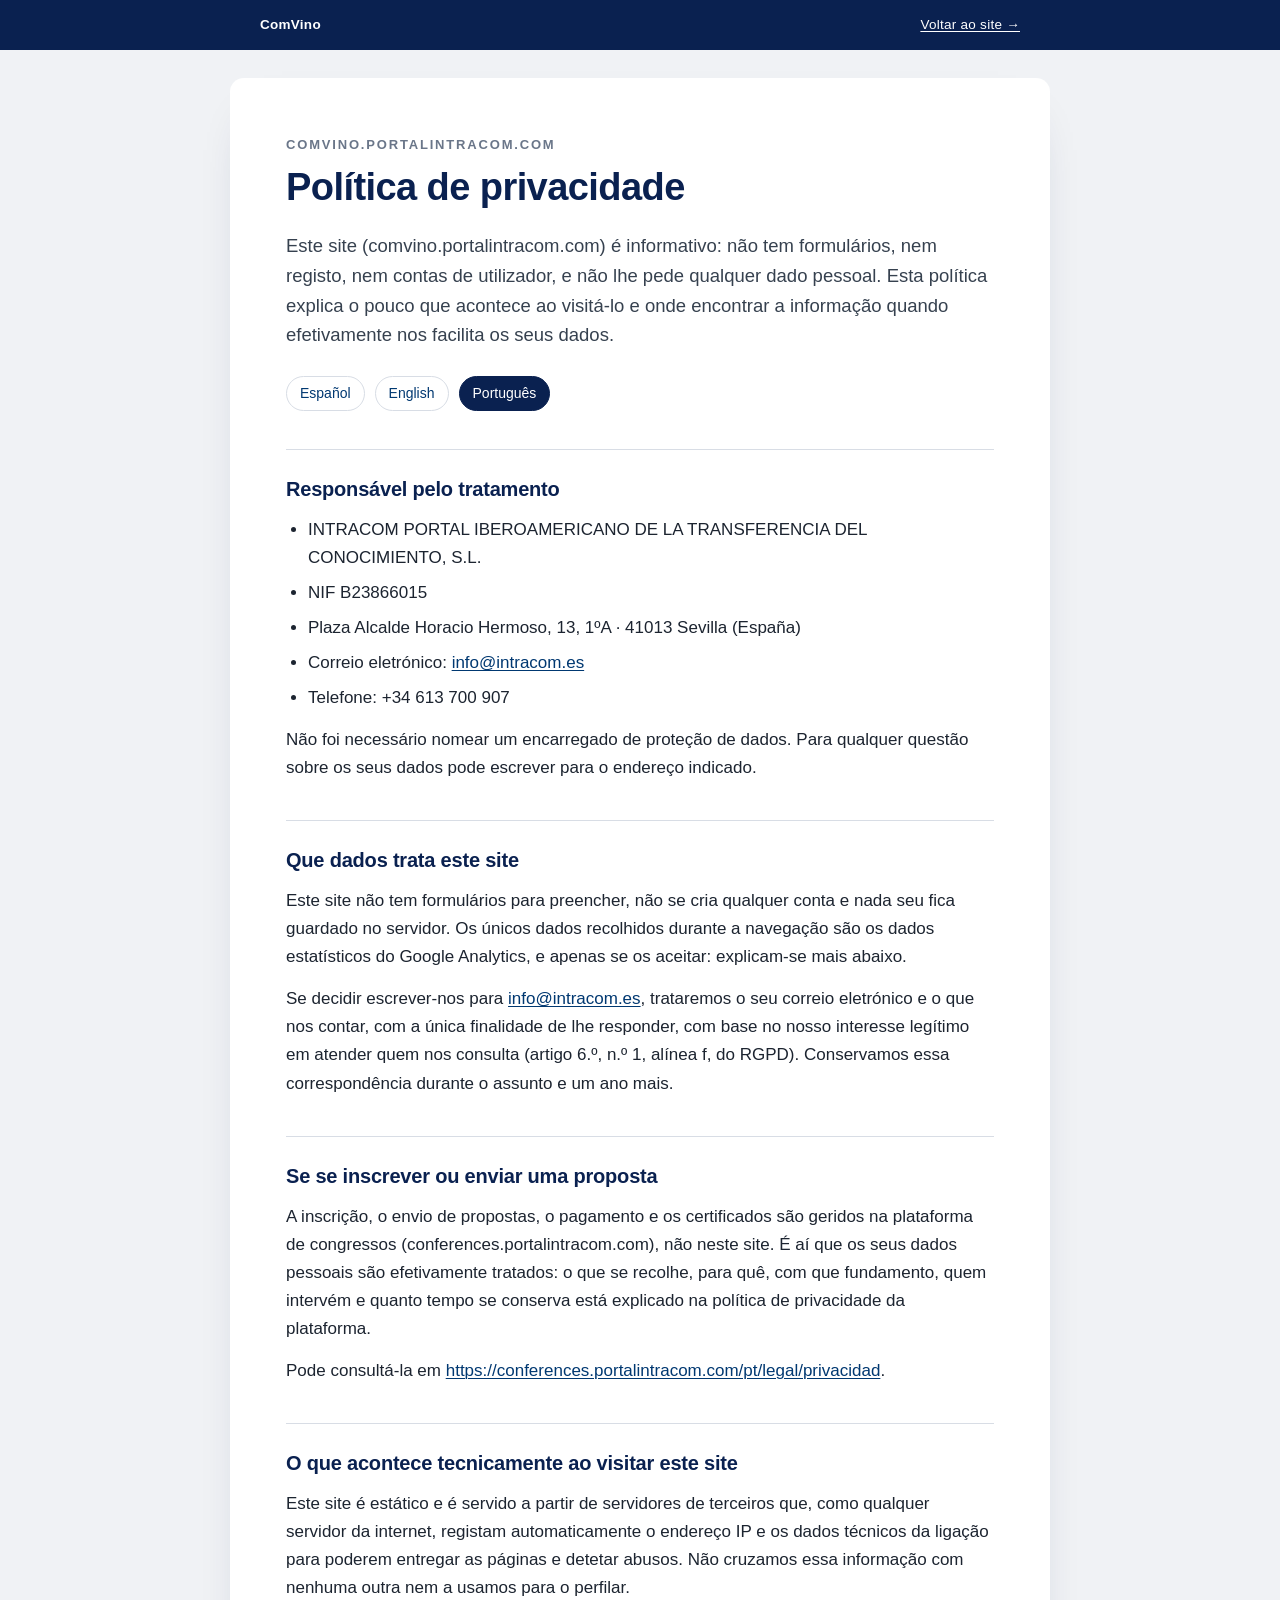
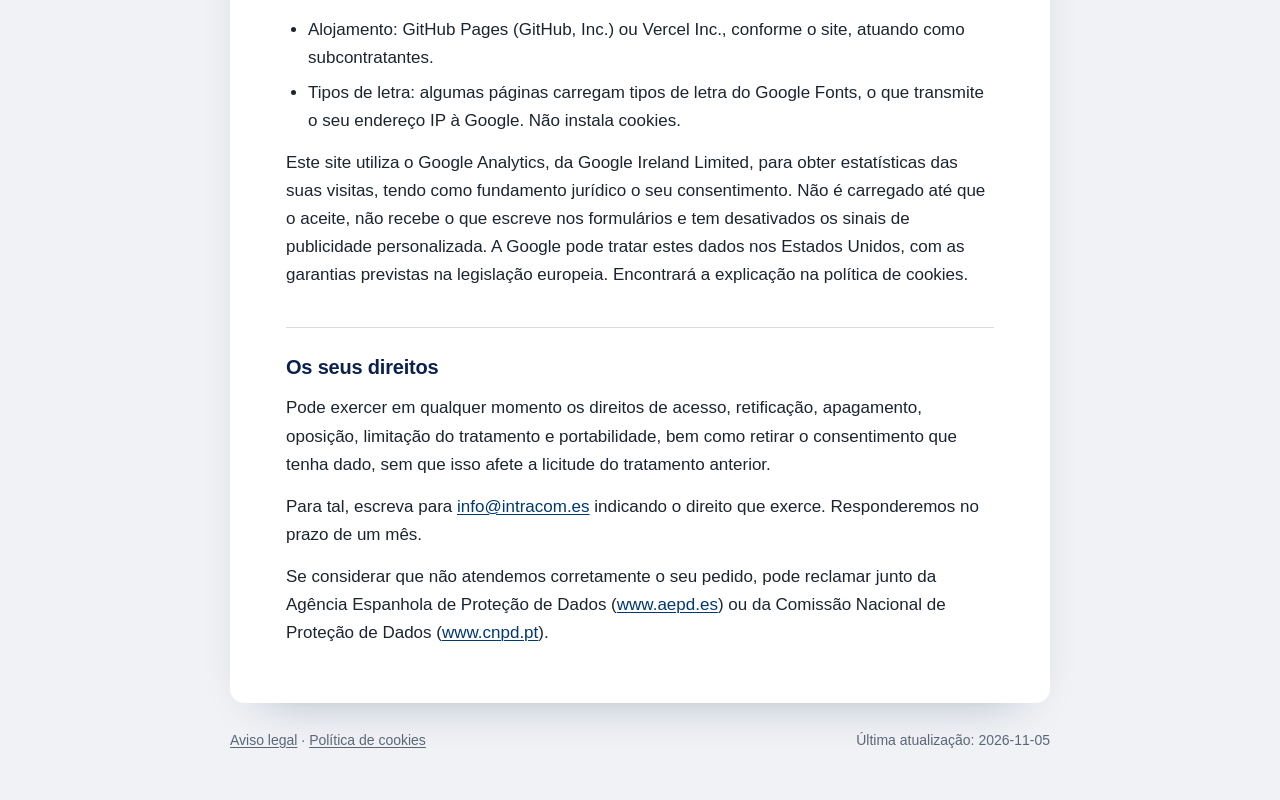
<file: legal/privacidad.pt.html>
<!doctype html>
<html lang="pt">
<head>
<meta charset="utf-8" />
<meta name="viewport" content="width=device-width, initial-scale=1" />
<title>Política de privacidade · ComVino</title>
<meta name="description" content="Este site (comvino.portalintracom.com) é informativo: não tem formulários, nem registo, nem contas de utilizador, e não lhe pede qualquer dado pessoal. Esta política explica o pouc" />
<meta name="robots" content="index, follow" />
<link rel="canonical" href="https://comvino.portalintracom.com/legal/privacidad.pt.html" />
<link rel="icon" href="/favicon-32.png" sizes="32x32" />
<style>
:root{--tinta:#0A2150;--azul:#003871;--rojo:#CC0000;--fondo:#F0F2F5;--linea:#D8DDE5}
*{box-sizing:border-box}
html{-webkit-text-size-adjust:100%}
body{margin:0;background:var(--fondo);color:#1C2430;
 font:400 17px/1.65 -apple-system,BlinkMacSystemFont,"Segoe UI",Roboto,"Helvetica Neue",Arial,sans-serif}
a{color:var(--azul);text-decoration-thickness:1px;text-underline-offset:2px;word-break:break-word}
a:hover{color:var(--rojo)}
.barra{background:var(--tinta);color:#fff;padding:14px 0}
.barra a{color:#fff}
.caja{width:min(760px,100% - 40px);margin-inline:auto}
.barra .caja{display:flex;flex-wrap:wrap;gap:8px 18px;align-items:baseline;justify-content:space-between;
 font-size:13.5px;letter-spacing:.02em}
.barra strong{font-weight:600}
main{background:#fff;margin:28px auto 0;width:min(820px,100% - 32px);border-radius:14px;
 padding:clamp(26px,5vw,56px);box-shadow:0 20px 50px -34px rgba(10,33,80,.45)}
h1{margin:0;font-size:clamp(28px,4.6vw,38px);line-height:1.15;letter-spacing:-.015em;color:var(--tinta)}
.sitio{margin:0 0 10px;font-size:13px;letter-spacing:.14em;text-transform:uppercase;color:#6A7689;font-weight:600}
.intro{margin:22px 0 0;font-size:18.5px;line-height:1.6;color:#36414F}
.langs{margin:26px 0 0;display:flex;flex-wrap:wrap;gap:10px;font-size:14px}
.langs a,.langs span{padding:5px 13px;border:1px solid var(--linea);border-radius:999px;text-decoration:none}
.langs span[aria-current]{background:var(--tinta);color:#fff;border-color:var(--tinta)}
section{margin-top:38px;padding-top:4px;border-top:1px solid var(--linea)}
h2{margin:22px 0 0;font-size:20px;line-height:1.3;color:var(--tinta);letter-spacing:-.01em}
p{margin:14px 0 0}
ul{margin:14px 0 0;padding-left:22px}
li{margin-top:7px}
footer{width:min(820px,100% - 32px);margin:26px auto 48px;font-size:14px;color:#5B6679;
 display:flex;flex-wrap:wrap;gap:8px 20px;justify-content:space-between}
footer a{color:#5B6679}
@media (prefers-color-scheme:dark){
 body{background:#0D1319;color:#DDE3EC}
 main{background:#141C25;box-shadow:none}
 h1,h2{color:#9FC0F0}
 .intro{color:#C2CBD8}
 a{color:#8FB7F2}a:hover{color:#FF9A9A}
 .barra{background:#060A0F}
 .langs a,.langs span{border-color:#2A3542}
 .langs span[aria-current]{background:#9FC0F0;color:#0D1319;border-color:#9FC0F0}
 section{border-top-color:#2A3542}
 footer,footer a{color:#95A1B3}
}
</style>
</head>
<body>
<div class="barra"><div class="caja">
  <span><strong>ComVino</strong></span>
  <a href="/">Voltar ao site →</a>
</div></div>
<main>
  <p class="sitio">comvino.portalintracom.com</p>
  <h1>Política de privacidade</h1>
  <p class="intro">Este site (comvino.portalintracom.com) é informativo: não tem formulários, nem registo, nem contas de utilizador, e não lhe pede qualquer dado pessoal. Esta política explica o pouco que acontece ao visitá-lo e onde encontrar a informação quando efetivamente nos facilita os seus dados.</p>
  <nav class="langs" aria-label="Idioma"><a href="privacidad.html">Español</a><a href="privacidad.en.html">English</a><span aria-current="true">Português</span></nav>
  <section><h2>Responsável pelo tratamento</h2><ul><li>INTRACOM PORTAL IBEROAMERICANO DE LA TRANSFERENCIA DEL CONOCIMIENTO, S.L.</li><li>NIF B23866015</li><li>Plaza Alcalde Horacio Hermoso, 13, 1ºA · 41013 Sevilla (España)</li><li>Correio eletrónico: <a href="mailto:info@intracom.es">info@intracom.es</a></li><li>Telefone: +34 613 700 907</li></ul><p>Não foi necessário nomear um encarregado de proteção de dados. Para qualquer questão sobre os seus dados pode escrever para o endereço indicado.</p></section><section><h2>Que dados trata este site</h2><p>Este site não tem formulários para preencher, não se cria qualquer conta e nada seu fica guardado no servidor. Os únicos dados recolhidos durante a navegação são os dados estatísticos do Google Analytics, e apenas se os aceitar: explicam-se mais abaixo.</p><p>Se decidir escrever-nos para <a href="mailto:info@intracom.es">info@intracom.es</a>, trataremos o seu correio eletrónico e o que nos contar, com a única finalidade de lhe responder, com base no nosso interesse legítimo em atender quem nos consulta (artigo 6.º, n.º 1, alínea f, do RGPD). Conservamos essa correspondência durante o assunto e um ano mais.</p></section><section><h2>Se se inscrever ou enviar uma proposta</h2><p>A inscrição, o envio de propostas, o pagamento e os certificados são geridos na plataforma de congressos (conferences.portalintracom.com), não neste site. É aí que os seus dados pessoais são efetivamente tratados: o que se recolhe, para quê, com que fundamento, quem intervém e quanto tempo se conserva está explicado na política de privacidade da plataforma.</p><p>Pode consultá-la em <a href="https://conferences.portalintracom.com/pt/legal/privacidad">https://conferences.portalintracom.com/pt/legal/privacidad</a>.</p></section><section><h2>O que acontece tecnicamente ao visitar este site</h2><p>Este site é estático e é servido a partir de servidores de terceiros que, como qualquer servidor da internet, registam automaticamente o endereço IP e os dados técnicos da ligação para poderem entregar as páginas e detetar abusos. Não cruzamos essa informação com nenhuma outra nem a usamos para o perfilar.</p><ul><li>Alojamento: GitHub Pages (GitHub, Inc.) ou Vercel Inc., conforme o site, atuando como subcontratantes.</li><li>Tipos de letra: algumas páginas carregam tipos de letra do Google Fonts, o que transmite o seu endereço IP à Google. Não instala cookies.</li></ul><p>Este site utiliza o Google Analytics, da Google Ireland Limited, para obter estatísticas das suas visitas, tendo como fundamento jurídico o seu consentimento. Não é carregado até que o aceite, não recebe o que escreve nos formulários e tem desativados os sinais de publicidade personalizada. A Google pode tratar estes dados nos Estados Unidos, com as garantias previstas na legislação europeia. Encontrará a explicação na política de cookies.</p></section><section><h2>Os seus direitos</h2><p>Pode exercer em qualquer momento os direitos de acesso, retificação, apagamento, oposição, limitação do tratamento e portabilidade, bem como retirar o consentimento que tenha dado, sem que isso afete a licitude do tratamento anterior.</p><p>Para tal, escreva para <a href="mailto:info@intracom.es">info@intracom.es</a> indicando o direito que exerce. Responderemos no prazo de um mês.</p><p>Se considerar que não atendemos corretamente o seu pedido, pode reclamar junto da Agência Espanhola de Proteção de Dados (<a href="https://www.aepd.es">www.aepd.es</a>) ou da Comissão Nacional de Proteção de Dados (<a href="https://www.cnpd.pt">www.cnpd.pt</a>).</p></section>
</main>
<footer>
  <span><a href="aviso-legal.pt.html">Aviso legal</a> · <a href="cookies.pt.html">Política de cookies</a></span>
  <span>Última atualização: 2026-11-05</span>
</footer>
</body>
</html>
</file>
<file: assets/fuentes/fuentes.css>
/* Tipografías del diseño de ComVino, extraídas de la propia web para que la página del programa use las mismas. */
@font-face {
  font-family: 'Jost';
  font-style: normal;
  font-weight: 400;
  font-display: swap;
  src: url("8d1b34e9-d89e-407c-a1e8-607ed2f05bc8.woff2") format('woff2');
  unicode-range: U+0301, U+0400-045F, U+0490-0491, U+04B0-04B1, U+2116;
}
@font-face {
  font-family: 'Jost';
  font-style: normal;
  font-weight: 400;
  font-display: swap;
  src: url("be8d799d-5d56-435d-8b7e-1503c78350f9.woff2") format('woff2');
  unicode-range: U+0100-02BA, U+02BD-02C5, U+02C7-02CC, U+02CE-02D7, U+02DD-02FF, U+0304, U+0308, U+0329, U+1D00-1DBF, U+1E00-1E9F, U+1EF2-1EFF, U+2020, U+20A0-20AB, U+20AD-20C0, U+2113, U+2C60-2C7F, U+A720-A7FF;
}
@font-face {
  font-family: 'Jost';
  font-style: normal;
  font-weight: 400;
  font-display: swap;
  src: url("1c5adcbb-51e6-4229-9598-f3ca364f509f.woff2") format('woff2');
  unicode-range: U+0000-00FF, U+0131, U+0152-0153, U+02BB-02BC, U+02C6, U+02DA, U+02DC, U+0304, U+0308, U+0329, U+2000-206F, U+20AC, U+2122, U+2191, U+2193, U+2212, U+2215, U+FEFF, U+FFFD;
}
@font-face {
  font-family: 'Jost';
  font-style: normal;
  font-weight: 500;
  font-display: swap;
  src: url("8d1b34e9-d89e-407c-a1e8-607ed2f05bc8.woff2") format('woff2');
  unicode-range: U+0301, U+0400-045F, U+0490-0491, U+04B0-04B1, U+2116;
}
@font-face {
  font-family: 'Jost';
  font-style: normal;
  font-weight: 500;
  font-display: swap;
  src: url("be8d799d-5d56-435d-8b7e-1503c78350f9.woff2") format('woff2');
  unicode-range: U+0100-02BA, U+02BD-02C5, U+02C7-02CC, U+02CE-02D7, U+02DD-02FF, U+0304, U+0308, U+0329, U+1D00-1DBF, U+1E00-1E9F, U+1EF2-1EFF, U+2020, U+20A0-20AB, U+20AD-20C0, U+2113, U+2C60-2C7F, U+A720-A7FF;
}
@font-face {
  font-family: 'Jost';
  font-style: normal;
  font-weight: 500;
  font-display: swap;
  src: url("1c5adcbb-51e6-4229-9598-f3ca364f509f.woff2") format('woff2');
  unicode-range: U+0000-00FF, U+0131, U+0152-0153, U+02BB-02BC, U+02C6, U+02DA, U+02DC, U+0304, U+0308, U+0329, U+2000-206F, U+20AC, U+2122, U+2191, U+2193, U+2212, U+2215, U+FEFF, U+FFFD;
}
@font-face {
  font-family: 'Jost';
  font-style: normal;
  font-weight: 600;
  font-display: swap;
  src: url("8d1b34e9-d89e-407c-a1e8-607ed2f05bc8.woff2") format('woff2');
  unicode-range: U+0301, U+0400-045F, U+0490-0491, U+04B0-04B1, U+2116;
}
@font-face {
  font-family: 'Jost';
  font-style: normal;
  font-weight: 600;
  font-display: swap;
  src: url("be8d799d-5d56-435d-8b7e-1503c78350f9.woff2") format('woff2');
  unicode-range: U+0100-02BA, U+02BD-02C5, U+02C7-02CC, U+02CE-02D7, U+02DD-02FF, U+0304, U+0308, U+0329, U+1D00-1DBF, U+1E00-1E9F, U+1EF2-1EFF, U+2020, U+20A0-20AB, U+20AD-20C0, U+2113, U+2C60-2C7F, U+A720-A7FF;
}
@font-face {
  font-family: 'Jost';
  font-style: normal;
  font-weight: 600;
  font-display: swap;
  src: url("1c5adcbb-51e6-4229-9598-f3ca364f509f.woff2") format('woff2');
  unicode-range: U+0000-00FF, U+0131, U+0152-0153, U+02BB-02BC, U+02C6, U+02DA, U+02DC, U+0304, U+0308, U+0329, U+2000-206F, U+20AC, U+2122, U+2191, U+2193, U+2212, U+2215, U+FEFF, U+FFFD;
}
@font-face {
  font-family: 'Jost';
  font-style: normal;
  font-weight: 700;
  font-display: swap;
  src: url("8d1b34e9-d89e-407c-a1e8-607ed2f05bc8.woff2") format('woff2');
  unicode-range: U+0301, U+0400-045F, U+0490-0491, U+04B0-04B1, U+2116;
}
@font-face {
  font-family: 'Jost';
  font-style: normal;
  font-weight: 700;
  font-display: swap;
  src: url("be8d799d-5d56-435d-8b7e-1503c78350f9.woff2") format('woff2');
  unicode-range: U+0100-02BA, U+02BD-02C5, U+02C7-02CC, U+02CE-02D7, U+02DD-02FF, U+0304, U+0308, U+0329, U+1D00-1DBF, U+1E00-1E9F, U+1EF2-1EFF, U+2020, U+20A0-20AB, U+20AD-20C0, U+2113, U+2C60-2C7F, U+A720-A7FF;
}
@font-face {
  font-family: 'Jost';
  font-style: normal;
  font-weight: 700;
  font-display: swap;
  src: url("1c5adcbb-51e6-4229-9598-f3ca364f509f.woff2") format('woff2');
  unicode-range: U+0000-00FF, U+0131, U+0152-0153, U+02BB-02BC, U+02C6, U+02DA, U+02DC, U+0304, U+0308, U+0329, U+2000-206F, U+20AC, U+2122, U+2191, U+2193, U+2212, U+2215, U+FEFF, U+FFFD;
}
@font-face {
  font-family: 'Newsreader';
  font-style: italic;
  font-weight: 400;
  font-display: swap;
  src: url("fad24daf-dc4c-4975-9968-1b6d01966a7c.woff2") format('woff2');
  unicode-range: U+0102-0103, U+0110-0111, U+0128-0129, U+0168-0169, U+01A0-01A1, U+01AF-01B0, U+0300-0301, U+0303-0304, U+0308-0309, U+0323, U+0329, U+1EA0-1EF9, U+20AB;
}
@font-face {
  font-family: 'Newsreader';
  font-style: italic;
  font-weight: 400;
  font-display: swap;
  src: url("50c6e7b5-e561-439a-a35b-2197791e81fc.woff2") format('woff2');
  unicode-range: U+0100-02BA, U+02BD-02C5, U+02C7-02CC, U+02CE-02D7, U+02DD-02FF, U+0304, U+0308, U+0329, U+1D00-1DBF, U+1E00-1E9F, U+1EF2-1EFF, U+2020, U+20A0-20AB, U+20AD-20C0, U+2113, U+2C60-2C7F, U+A720-A7FF;
}
@font-face {
  font-family: 'Newsreader';
  font-style: italic;
  font-weight: 400;
  font-display: swap;
  src: url("72487b26-a595-4a1c-9308-8b99ae8c95ab.woff2") format('woff2');
  unicode-range: U+0000-00FF, U+0131, U+0152-0153, U+02BB-02BC, U+02C6, U+02DA, U+02DC, U+0304, U+0308, U+0329, U+2000-206F, U+20AC, U+2122, U+2191, U+2193, U+2212, U+2215, U+FEFF, U+FFFD;
}
@font-face {
  font-family: 'Newsreader';
  font-style: italic;
  font-weight: 500;
  font-display: swap;
  src: url("fad24daf-dc4c-4975-9968-1b6d01966a7c.woff2") format('woff2');
  unicode-range: U+0102-0103, U+0110-0111, U+0128-0129, U+0168-0169, U+01A0-01A1, U+01AF-01B0, U+0300-0301, U+0303-0304, U+0308-0309, U+0323, U+0329, U+1EA0-1EF9, U+20AB;
}
@font-face {
  font-family: 'Newsreader';
  font-style: italic;
  font-weight: 500;
  font-display: swap;
  src: url("50c6e7b5-e561-439a-a35b-2197791e81fc.woff2") format('woff2');
  unicode-range: U+0100-02BA, U+02BD-02C5, U+02C7-02CC, U+02CE-02D7, U+02DD-02FF, U+0304, U+0308, U+0329, U+1D00-1DBF, U+1E00-1E9F, U+1EF2-1EFF, U+2020, U+20A0-20AB, U+20AD-20C0, U+2113, U+2C60-2C7F, U+A720-A7FF;
}
@font-face {
  font-family: 'Newsreader';
  font-style: italic;
  font-weight: 500;
  font-display: swap;
  src: url("72487b26-a595-4a1c-9308-8b99ae8c95ab.woff2") format('woff2');
  unicode-range: U+0000-00FF, U+0131, U+0152-0153, U+02BB-02BC, U+02C6, U+02DA, U+02DC, U+0304, U+0308, U+0329, U+2000-206F, U+20AC, U+2122, U+2191, U+2193, U+2212, U+2215, U+FEFF, U+FFFD;
}
@font-face {
  font-family: 'Newsreader';
  font-style: normal;
  font-weight: 400;
  font-display: swap;
  src: url("9622d709-891e-4d00-8f04-95c6f06ee8f9.woff2") format('woff2');
  unicode-range: U+0102-0103, U+0110-0111, U+0128-0129, U+0168-0169, U+01A0-01A1, U+01AF-01B0, U+0300-0301, U+0303-0304, U+0308-0309, U+0323, U+0329, U+1EA0-1EF9, U+20AB;
}
@font-face {
  font-family: 'Newsreader';
  font-style: normal;
  font-weight: 400;
  font-display: swap;
  src: url("09a7f175-b1b3-484a-8160-cfd895b5cb96.woff2") format('woff2');
  unicode-range: U+0100-02BA, U+02BD-02C5, U+02C7-02CC, U+02CE-02D7, U+02DD-02FF, U+0304, U+0308, U+0329, U+1D00-1DBF, U+1E00-1E9F, U+1EF2-1EFF, U+2020, U+20A0-20AB, U+20AD-20C0, U+2113, U+2C60-2C7F, U+A720-A7FF;
}
@font-face {
  font-family: 'Newsreader';
  font-style: normal;
  font-weight: 400;
  font-display: swap;
  src: url("e987af59-bb69-4ad6-94ed-82f4ed07bd5f.woff2") format('woff2');
  unicode-range: U+0000-00FF, U+0131, U+0152-0153, U+02BB-02BC, U+02C6, U+02DA, U+02DC, U+0304, U+0308, U+0329, U+2000-206F, U+20AC, U+2122, U+2191, U+2193, U+2212, U+2215, U+FEFF, U+FFFD;
}
@font-face {
  font-family: 'Newsreader';
  font-style: normal;
  font-weight: 600;
  font-display: swap;
  src: url("9622d709-891e-4d00-8f04-95c6f06ee8f9.woff2") format('woff2');
  unicode-range: U+0102-0103, U+0110-0111, U+0128-0129, U+0168-0169, U+01A0-01A1, U+01AF-01B0, U+0300-0301, U+0303-0304, U+0308-0309, U+0323, U+0329, U+1EA0-1EF9, U+20AB;
}
@font-face {
  font-family: 'Newsreader';
  font-style: normal;
  font-weight: 600;
  font-display: swap;
  src: url("09a7f175-b1b3-484a-8160-cfd895b5cb96.woff2") format('woff2');
  unicode-range: U+0100-02BA, U+02BD-02C5, U+02C7-02CC, U+02CE-02D7, U+02DD-02FF, U+0304, U+0308, U+0329, U+1D00-1DBF, U+1E00-1E9F, U+1EF2-1EFF, U+2020, U+20A0-20AB, U+20AD-20C0, U+2113, U+2C60-2C7F, U+A720-A7FF;
}
@font-face {
  font-family: 'Newsreader';
  font-style: normal;
  font-weight: 600;
  font-display: swap;
  src: url("e987af59-bb69-4ad6-94ed-82f4ed07bd5f.woff2") format('woff2');
  unicode-range: U+0000-00FF, U+0131, U+0152-0153, U+02BB-02BC, U+02C6, U+02DA, U+02DC, U+0304, U+0308, U+0329, U+2000-206F, U+20AC, U+2122, U+2191, U+2193, U+2212, U+2215, U+FEFF, U+FFFD;
}
</file>
